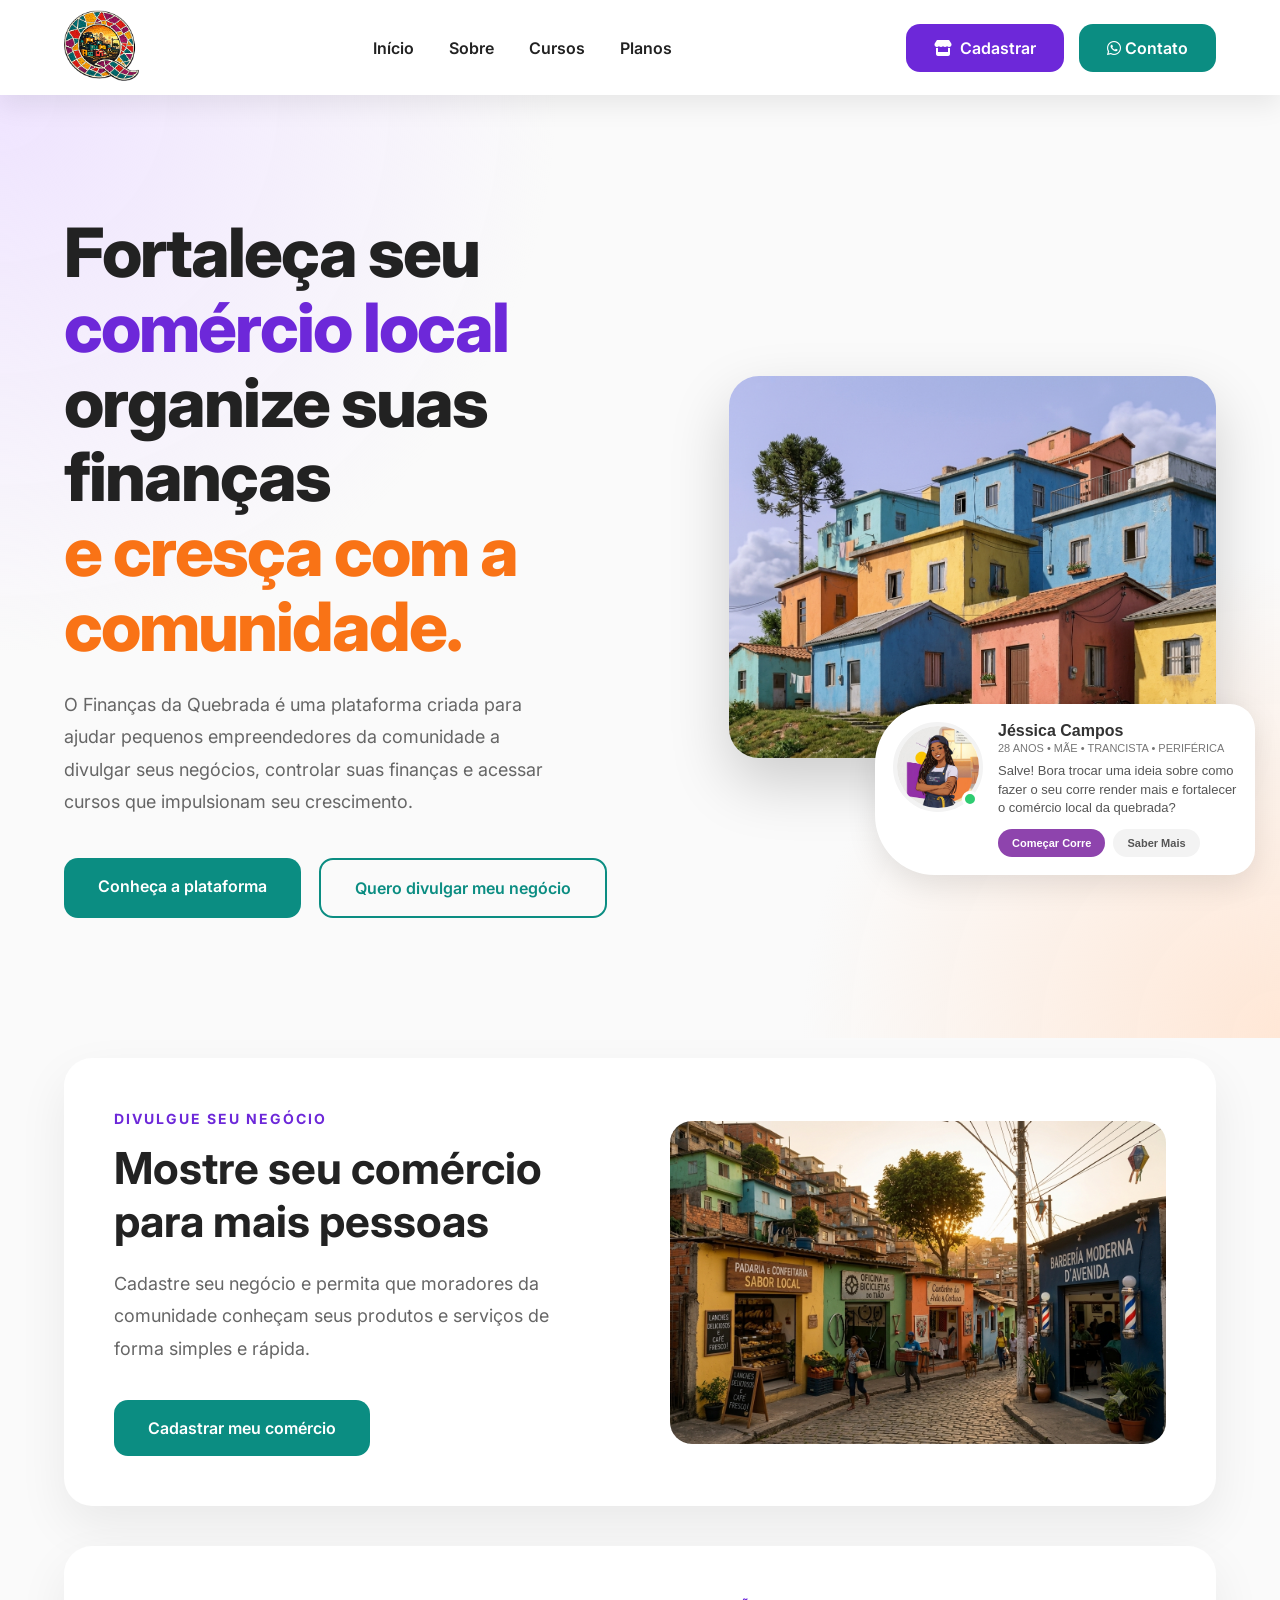
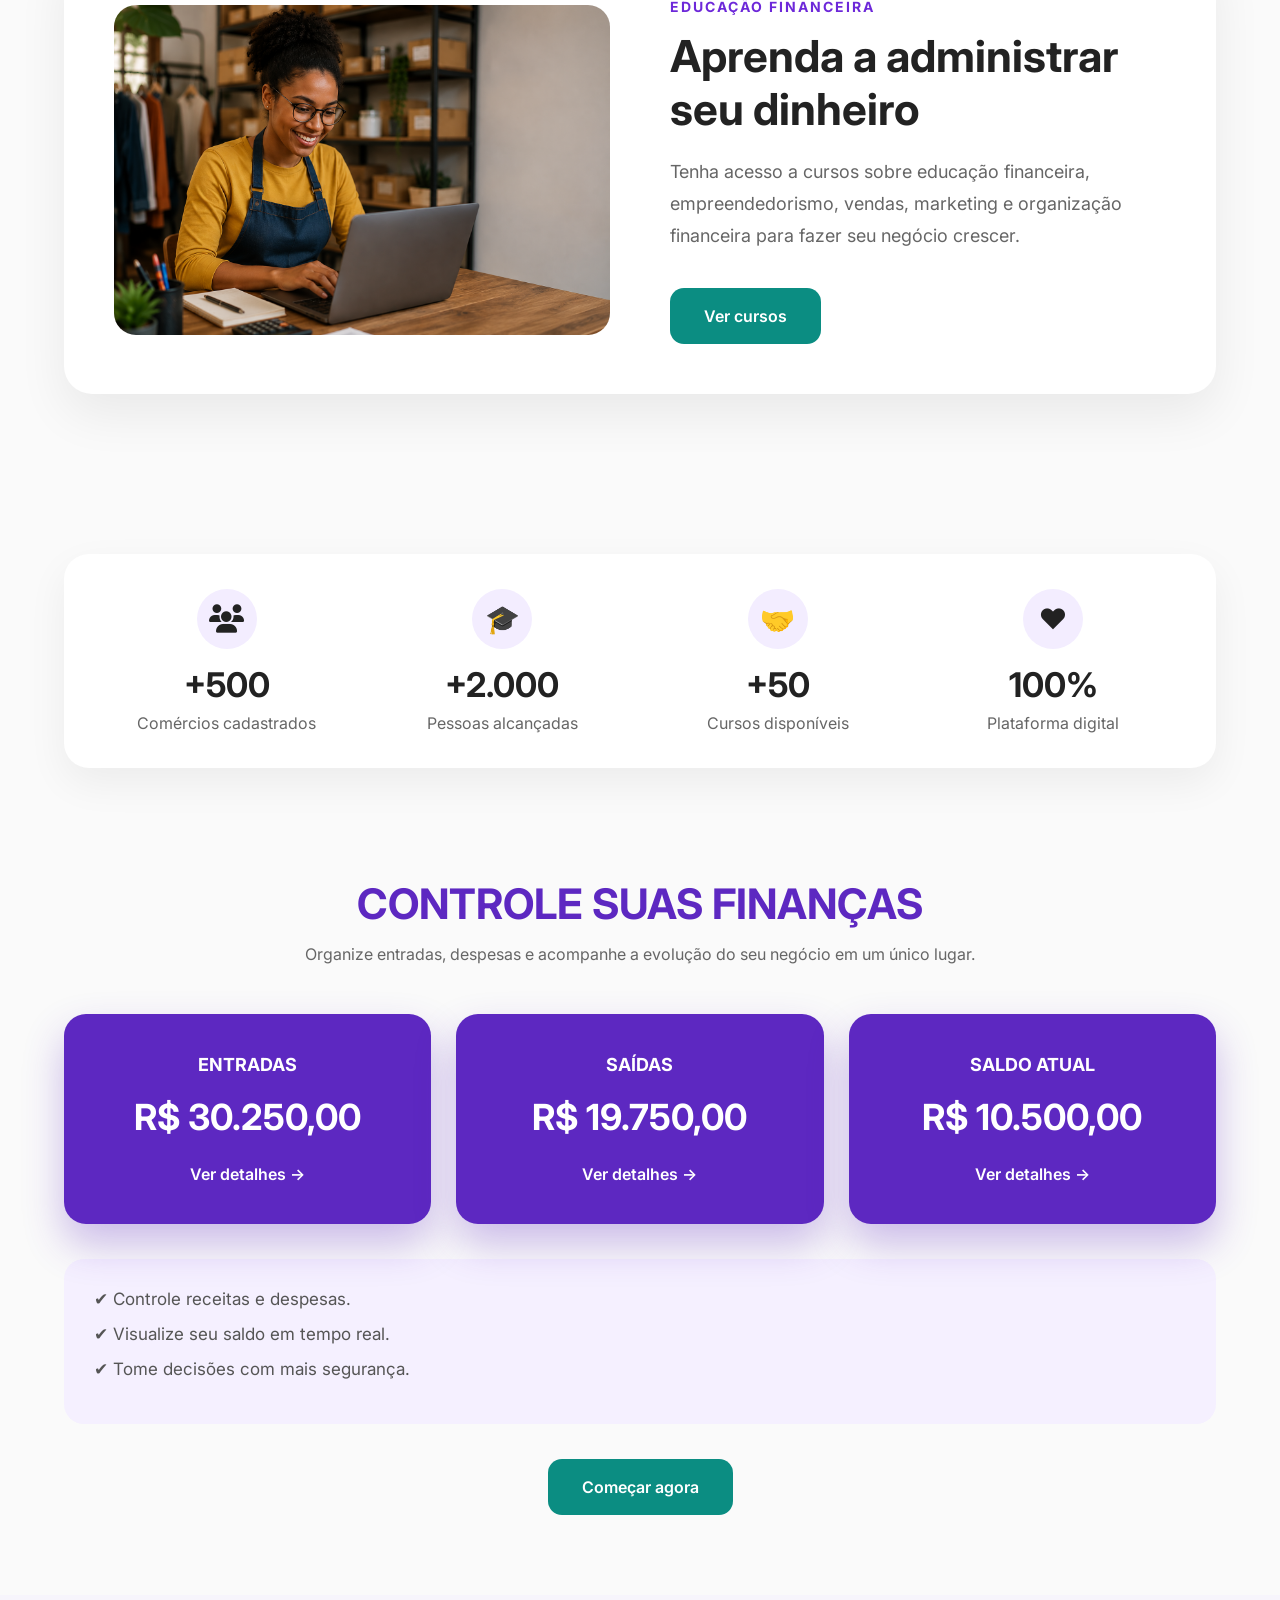
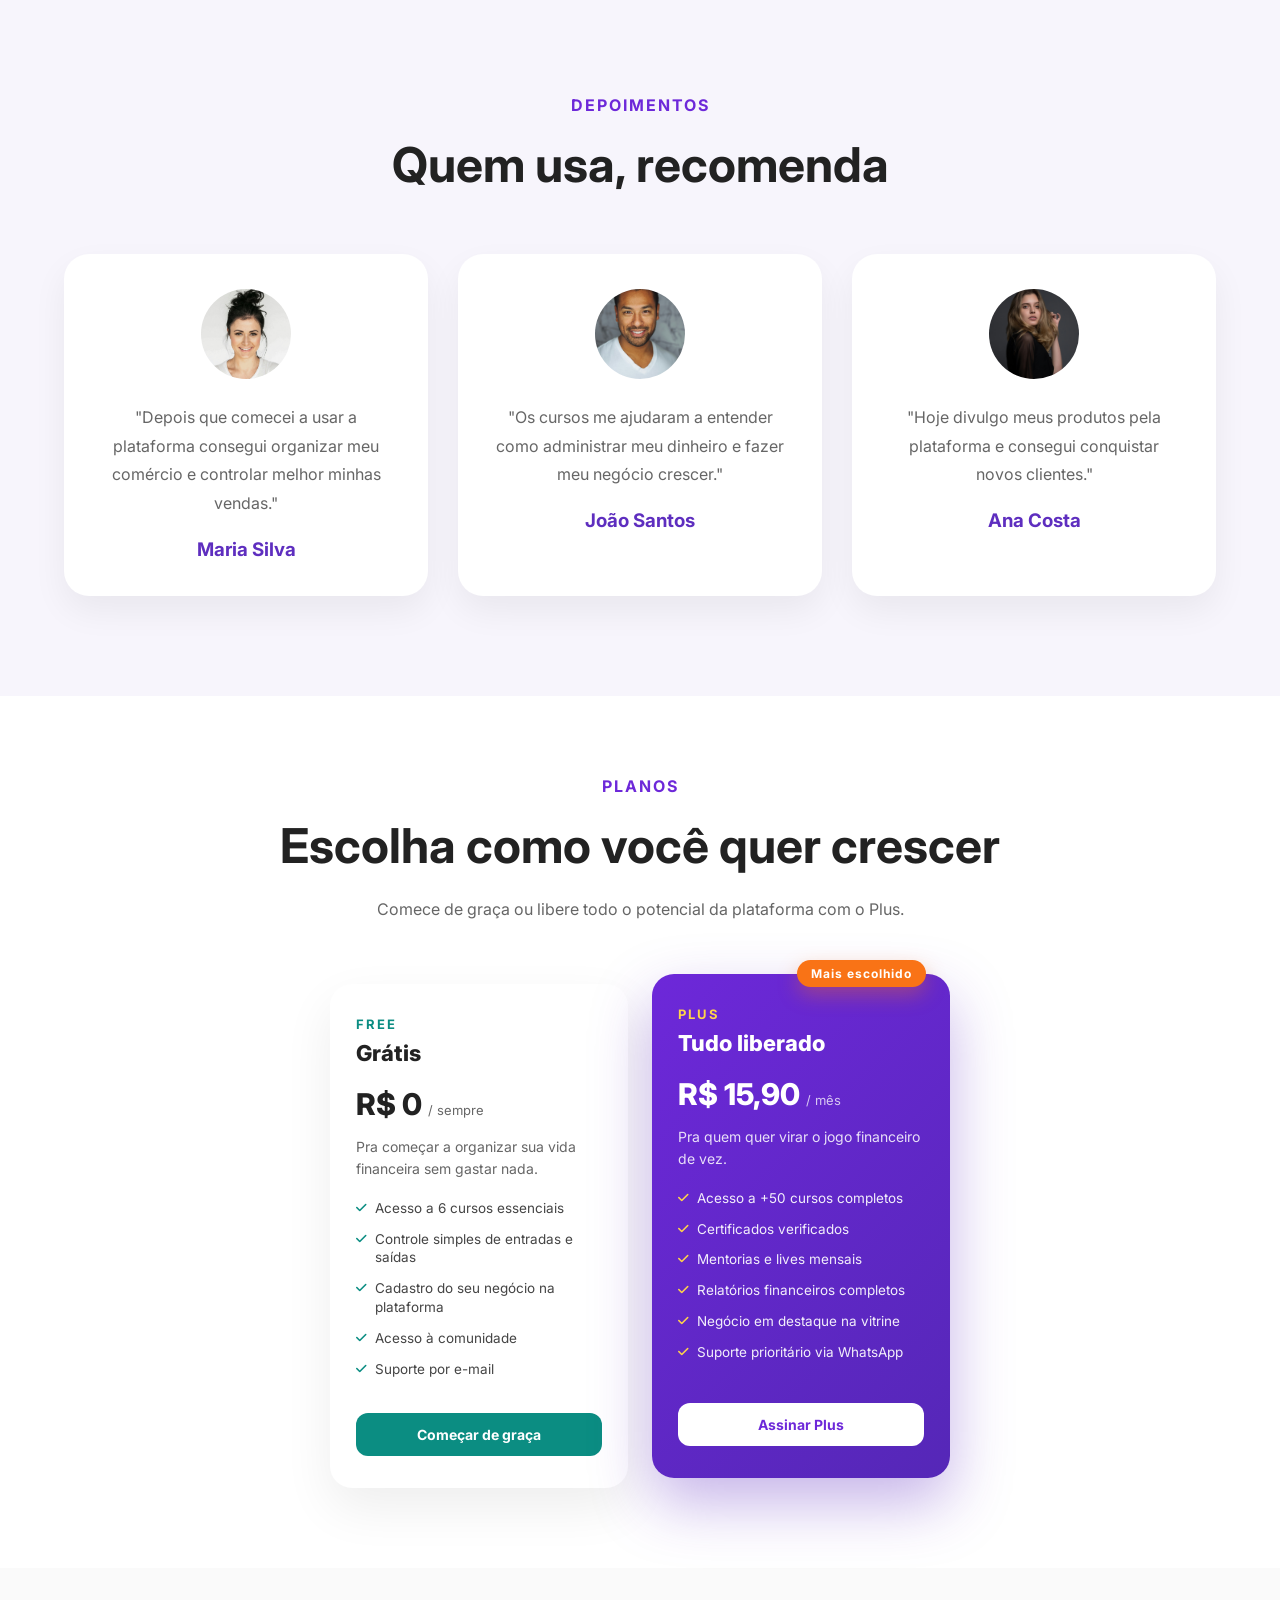
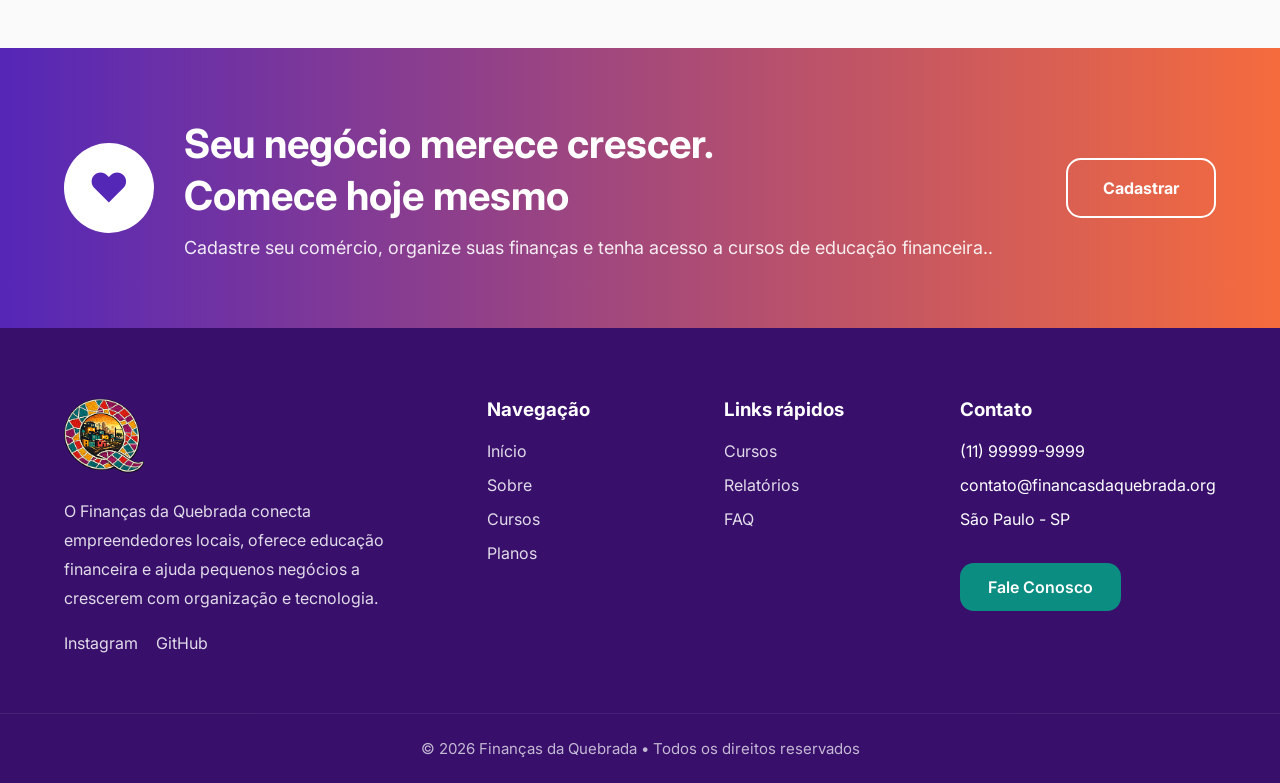
<file: index.html>
<!DOCTYPE html>
<html lang="pt-br">

<head>

    <meta charset="UTF-8">
    <meta name="viewport" content="width=device-width, initial-scale=1.0">

    <title>Finanças da Quebrada</title>

    <!-- Google Fonts -->
    <link rel="preconnect" href="https://fonts.googleapis.com">

    <link rel="preconnect" href="https://fonts.gstatic.com" crossorigin>

    <link href="https://fonts.googleapis.com/css2?family=Inter:wght@300;400;500;600;700;800&display=swap"
        rel="stylesheet">

    <link rel="stylesheet" href="css/style.css">
    <link rel="stylesheet" href="css/responsive.css">
    <link rel="stylesheet" href="https://cdnjs.cloudflare.com/ajax/libs/font-awesome/6.7.2/css/all.min.css">
    

</head>

<body>

    <header>

        <div class="container">

            <a href="#" class="logo">
                <img src="img/logo.png" alt="Logo">
            </a>

            <nav>

                <ul>
                    <li><a href="#">Início</a></li>
                    <li><a href="#">Sobre</a></li>
                    <li><a href="#cursos">Cursos</a></li>
                    <li><a href="#planos">Planos</a></li>
                </ul>

            </nav>

            <div class="header-buttons">

                <a href="cadastro.html" class="btn-cadastro">
                    <i class="fa-solid fa-store"></i>
                    Cadastrar
                </a>

                <a href="#" class="btn-header">
                    <i class="fa-brands fa-whatsapp"></i>
                    Contato
                </a>

            </div>

    </header>

    <!-- HERO -->

    <section class="hero">

        <div class="container hero-content">

            <div class="hero-text">

                <h1>

                    Fortaleça seu<br>

                    <span>comércio local</span><br>

                    organize suas finanças<br>

                    <strong>e cresça com a comunidade.</strong>

                </h1>

                <p>

                    O Finanças da Quebrada é uma plataforma criada para ajudar
                    pequenos empreendedores da comunidade a divulgar seus negócios,
                    controlar suas finanças e acessar cursos que impulsionam seu crescimento.

                </p>

                <div class="hero-buttons">

                    <a href="#" class="btn-primary">
                        Conheça a plataforma
                    </a>

                    <a href="cadastro.html" class="btn-secondary">
                        Quero divulgar meu negócio
                    </a>

                </div>

            </div>

            <div class="hero-image">

                <img src="img/hero2.png" alt="Comunidade">

            </div>

        </div>

    </section>

    <!-- SOBRE -->

    <section class="sobre">

        <div class="container">

            <!-- Card 1 -->

            <div class="card">

                <div class="card-text">

                    <span>DIVULGUE SEU NEGÓCIO</span>

                    <h2>Mostre seu comércio para mais pessoas</h2>

                    <p>

                        Cadastre seu negócio e permita que moradores da comunidade
                        conheçam seus produtos e serviços de forma simples e rápida.

                    </p>

                    <a href="cadastro.html" class="btn-primary">

                        Cadastrar meu comércio

                    </a>

                </div>

                <div class="card-img">

                    <img src="img/comercio2.png" alt="Talentos">

                </div>

            </div>

            <!-- Card 2 -->

            <div class="card reverse" id="cursos">

                <div class="card-img">

                    <img src="img/cursos.png" alt="Aprender">

                </div>

                <div class="card-text">

                    <span>EDUCAÇÃO FINANCEIRA</span>

                    <h2>Aprenda a administrar seu dinheiro</h2>

                    <p>

                        Tenha acesso a cursos sobre educação financeira,
                        empreendedorismo, vendas, marketing e organização financeira para fazer
                        seu negócio crescer.

                    </p>

                    <a href="#" class="btn-primary">

                        Ver cursos

                    </a>

                </div>

            </div>

        </div>

    </section>

    <!-- ESTATÍSTICAS -->

    <section class="estatisticas">

        <div class="container">

            <div class="stats">

                <div class="stat">

                    <div class="icon">

                        <i class="fa-solid fa-users"></i>

                    </div>

                    <h3>+500</h3>
                    <p>Comércios cadastrados</p>

                </div>

                <div class="stat">

                    <div class="icon">🎓</div>

                    <h3>+2.000</h3>
                    <p>Pessoas alcançadas</p>

                </div>

                <div class="stat">

                    <div class="icon">🤝</div>

                    <h3>+50</h3>
                    <p>Cursos disponíveis</p>

                </div>

                <div class="stat">

                    <div class="icon">❤️</div>

                    <h3>100%</h3>
                    <p>Plataforma digital</p>

                </div>

            </div>

        </div>

    </section>

    <!-- FINANÇAS -->

    <section class="financas">

        <div class="container">

            <h2>CONTROLE SUAS FINANÇAS</h2>

            <p>

                Organize entradas, despesas e acompanhe a evolução do seu negócio em um
                único lugar.

            </p>
            <div class="finance-cards">

                <div class="finance-card">

                    <h4>ENTRADAS</h4>

                    <span>R$ 30.250,00</span>

                    <a href="#">Ver detalhes →</a>

                </div>

                <div class="finance-card">

                    <h4>SAÍDAS</h4>

                    <span>R$ 19.750,00</span>

                    <a href="#">Ver detalhes →</a>

                </div>

                <div class="finance-card">

                    <h4>SALDO ATUAL</h4>

                    <span>R$ 10.500,00</span>

                    <a href="#">Ver detalhes →</a>

                </div>

            </div>

            <div class="finance-info">

                <ul>

                    <li>✔ Controle receitas e despesas.</li>

                    <li>✔ Visualize seu saldo em tempo real.</li>

                    <li>✔ Tome decisões com mais segurança.</li>

                </ul>

            </div>

            <a href="#" class="btn-primary finance-btn">

                Começar agora

            </a>

        </div>

    </section>
    <section class="depoimentos">

        <div class="container">

            <div class="titulo">

                <span>DEPOIMENTOS</span>

                <h2>Quem usa, recomenda</h2>

            </div>

            <div class="depoimentos-grid">

                <div class="depoimento">

                    <img src="img/maria.jpg" alt="Pessoa">

                    <p>
                        "Depois que comecei a usar a plataforma consegui organizar meu comércio e controlar melhor
                        minhas vendas."
                    </p>

                    <h3>Maria Silva</h3>

                </div>

                <div class="depoimento">

                    <img src="img/joao.jpg" alt="Pessoa">

                    <p>
                        "Os cursos me ajudaram a entender como administrar meu dinheiro e fazer meu negócio crescer."
                    </p>

                    <h3>João Santos</h3>

                </div>

                <div class="depoimento">

                    <img src="img/ana.jpg" alt="Pessoa">

                    <p>
                        "Hoje divulgo meus produtos pela plataforma e consegui conquistar novos clientes."
                    </p>

                    <h3>Ana Costa</h3>

                </div>

            </div>

        </div>

    </section>
    <!-- PLANOS -->

<section class="planos" id="planos">

    <div class="container">

        <div class="titulo">

            <span>PLANOS</span>

            <h2>Escolha como você quer crescer</h2>

            <p>
                Comece de graça ou libere todo o potencial da plataforma com o Plus.
            </p>

        </div>

        <div class="planos-grid">

            <!-- FREE -->

            <div class="plano-card">

                <span class="plano-nome">Free</span>

                <h3 class="plano-titulo">Grátis</h3>

                <div class="plano-preco">
                    <span class="valor">R$ 0</span>
                    <span class="periodo">/ sempre</span>
                </div>

                <p class="plano-desc">
                    Pra começar a organizar sua vida financeira sem gastar nada.
                </p>

                <ul class="plano-lista">

                    <li><i class="fa-solid fa-check"></i> Acesso a 6 cursos essenciais</li>
                    <li><i class="fa-solid fa-check"></i> Controle simples de entradas e saídas</li>
                    <li><i class="fa-solid fa-check"></i> Cadastro do seu negócio na plataforma</li>
                    <li><i class="fa-solid fa-check"></i> Acesso à comunidade</li>
                    <li><i class="fa-solid fa-check"></i> Suporte por e-mail</li>

                </ul>

                <a href="#" class="btn-plano free">Começar de graça</a>

            </div>

            <!-- PLUS -->

            <div class="plano-card destaque">

                <span class="plano-selo">Mais escolhido</span>

                <span class="plano-nome">Plus</span>

                <h3 class="plano-titulo">Tudo liberado</h3>

                <div class="plano-preco">
                    <span class="valor">R$ 15,90</span>
                    <span class="periodo">/ mês</span>
                </div>

                <p class="plano-desc">
                    Pra quem quer virar o jogo financeiro de vez.
                </p>

                <ul class="plano-lista">

                    <li><i class="fa-solid fa-check"></i> Acesso a +50 cursos completos</li>
                    <li><i class="fa-solid fa-check"></i> Certificados verificados</li>
                    <li><i class="fa-solid fa-check"></i> Mentorias e lives mensais</li>
                    <li><i class="fa-solid fa-check"></i> Relatórios financeiros completos</li>
                    <li><i class="fa-solid fa-check"></i> Negócio em destaque na vitrine</li>
                    <li><i class="fa-solid fa-check"></i> Suporte prioritário via WhatsApp</li>

                </ul>

                <a href="#" class="btn-plano plus">Assinar Plus</a>

            </div>

        </div>

    </div>

</section>
    <!-- CTA -->

    <section class="cta">

        <div class="container cta-content">

            <div class="cta-text">

                <div class="cta-icon">

                    ❤

                </div>

                <div>

                    <h2>

                        Seu negócio merece crescer.

                    </h2>

                    <h2>

                        Comece hoje mesmo


                    </h2>

                    <p>

                        Cadastre seu comércio, organize suas finanças e tenha acesso a cursos de educação financeira..
                    </p>

                </div>

            </div>

            <a href="cadastro.html" class="btn-cta">

               Cadastrar

            </a>

        </div>

    </section>



    </section>

    <!-- ==========================================
            PERSONA // JÉSSICA CAMPOS
     ========================================== -->

     <section>
        <div class="assistant-card-container">

             <div class="assistant-card-content">
    
    <!-- Foto de Perfil + Status online-->  

         <div class="assistant-profile-frame">

             <img src="img/jessica-campos.png" alt="Jéssica Campos" class="assistant-image">

                 <span class="online-status"></span>
    </div>
    
    <!-- Textos informativos -->

          <div class="assistant-text-content">
                <h3 class="assistant-title">Jéssica Campos</h3>
                     <p class="assistant-subtitle">28 Anos • Mãe • Trancista • periférica</p>
                         <p class="assistant-intro">Salve! Bora trocar uma ideia sobre como fazer o seu corre render mais e fortalecer
                            o comércio local da quebrada?</p>
      

      <!-- Botões de Ação -->

            <div class="assistant-actions">

        <!-- Abre a tela de cadastro no site -->

            <a href="cadastro.html" class="action-btn main-btn">Começar Corre</a>
        <!-- Rola suavemente até os cursos na mesma página --> 

            <a href="#cursos" class="action-btn secondary-btn">Saber Mais</a>
      </div>
    </div>

  </div>
</div>
</section>


    <!-- FOOTER -->

    <footer>

        <div class="container footer-grid">

            <!-- Logo e descrição -->

            <div>

                <img src="img/logo.png" alt="Logo Finanças da Quebrada" class="footer-logo">

                <p>
                    O Finanças da Quebrada conecta empreendedores locais, oferece educação financeira e ajuda
                    pequenos negócios a crescerem com organização e tecnologia.
                </p>

                <div class="social">

                    <a href="#">Instagram</a>
                    <a href="#">GitHub</a>


                </div>

            </div>

            <!-- Navegação -->

            <div>

                <h3>Navegação</h3>

                <ul>

                    <li><a href="#">Início</a></li>
                    <li><a href="#">Sobre</a></li>
                   <li><a href="cursos.html">Cursos</a></li>
                    <li><a href="#">Planos</a></li>

                </ul>

            </div>

            <!-- Links rápidos -->

            <div>

                <h3>Links rápidos</h3>

                <ul>

                    <li><a href="#">Cursos</a></li>
                    <li><a href="#">Relatórios</a></li>
                    <li><a href="#">FAQ</a></li>

                </ul>

            </div>

            <!-- Contato -->

            <div>

                <h3>Contato</h3>

                <ul>

                    <li>(11) 99999-9999</li>
                    <li>contato@financasdaquebrada.org</li>
                    <li>São Paulo - SP</li>

                </ul>

                <a href="#" class="btn-footer">
                    Fale Conosco
                </a>

            </div>

        </div>

        <!-- Copyright -->

        <div class="copyright">

            &copy; 2026 Finanças da Quebrada • Todos os direitos reservados 

        </div>

    </footer>
    
     <script>
      window.addEventListener("DOMContentLoaded", function () {
        var s = document.createElement("script");
        s.src = "https://cdn.userway.org/widget.js";
        s.setAttribute("data-account", "SEU_ID_AQUI");
        document.body.appendChild(s);
      });
      
      
    </script>


</body>

</html>
</file>
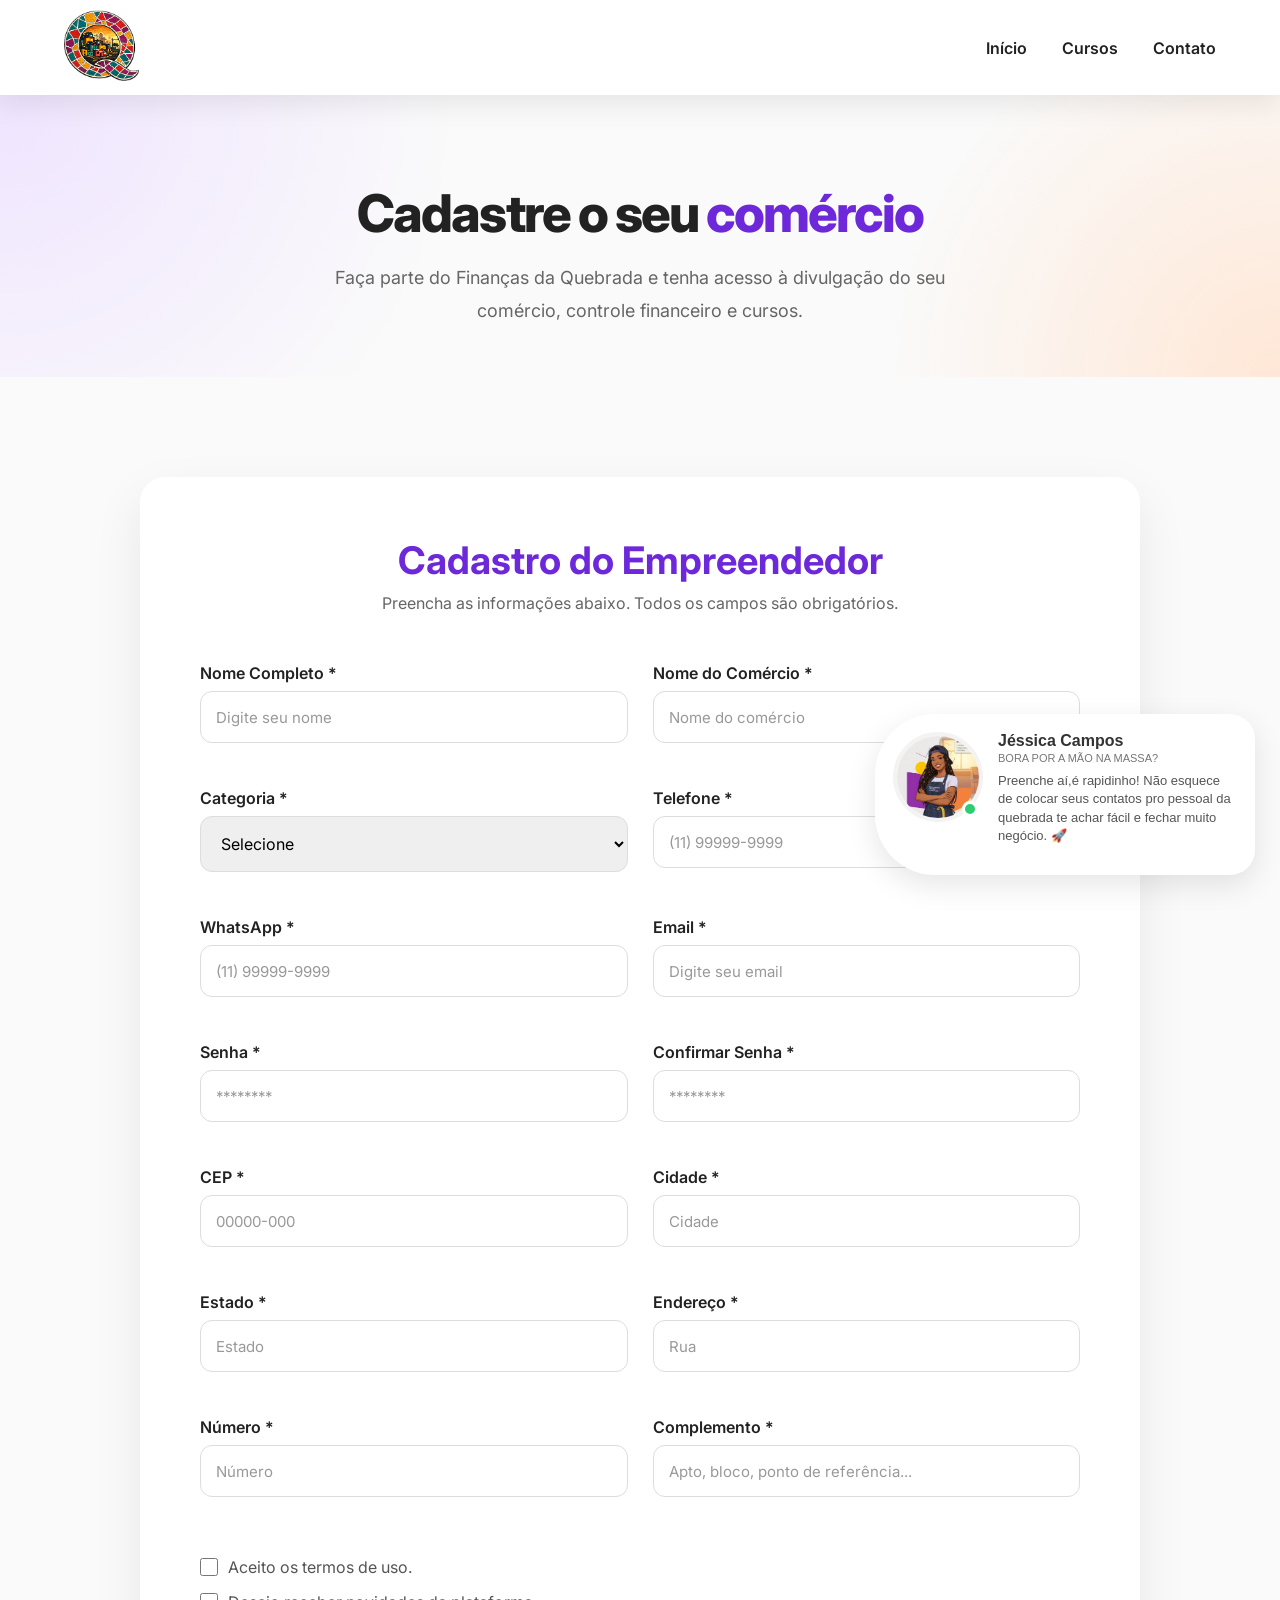
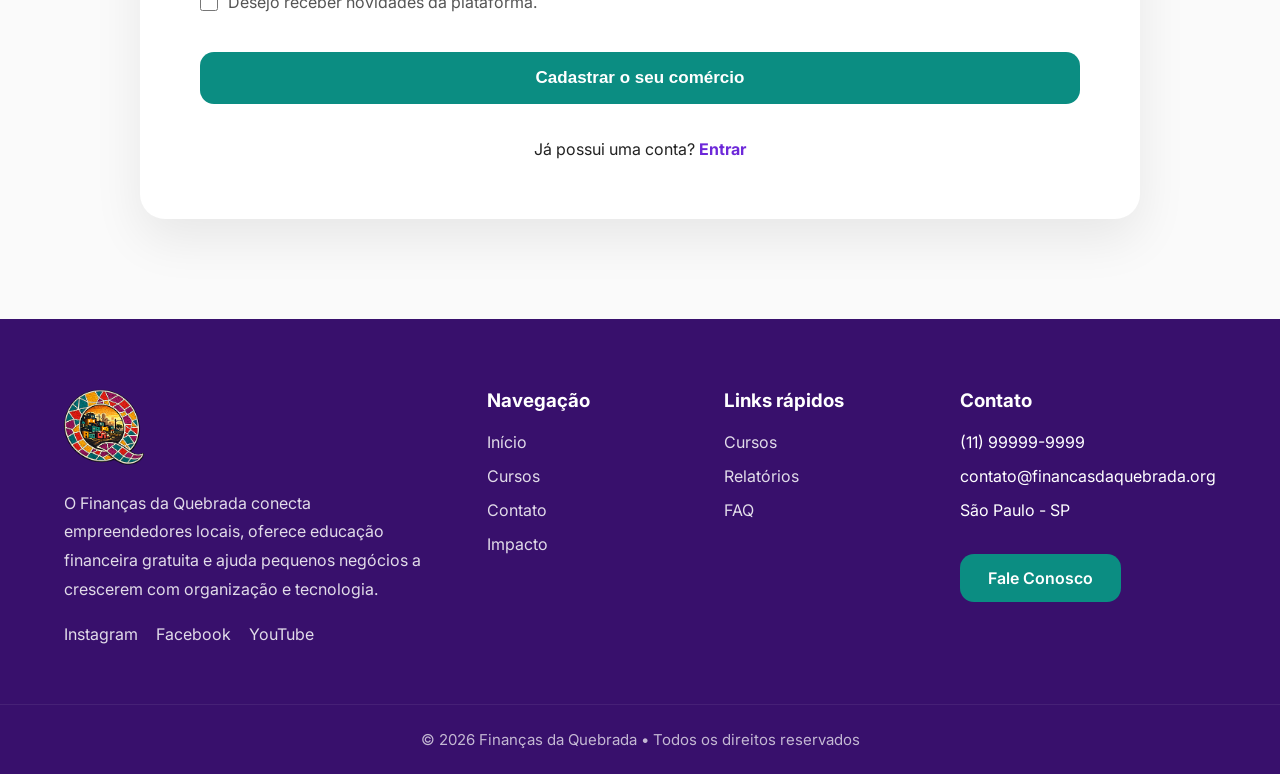
<file: cadastro.html>
<!DOCTYPE html>
<html lang="pt-BR">

<head>

    <meta charset="UTF-8">
    <meta name="viewport" content="width=device-width, initial-scale=1.0">

    <title>Cadastro | Finanças da Quebrada</title>

    <!-- Google Fonts -->
    <link rel="preconnect" href="https://fonts.googleapis.com">

    <link rel="preconnect" href="https://fonts.gstatic.com" crossorigin>

    <link href="https://fonts.googleapis.com/css2?family=Inter:wght@300;400;500;600;700;800&display=swap" rel="stylesheet">

    <!-- Font Awesome -->
    <link rel="stylesheet" href="https://cdnjs.cloudflare.com/ajax/libs/font-awesome/6.7.2/css/all.min.css">

    <!-- CSS -->
    <link rel="stylesheet" href="css/style.css">
    <link rel="stylesheet" href="css/responsive.css">

</head>

<body>

<!-- ================= HEADER ================= -->

<header>

    <div class="container">

        <a href="index.html" class="logo">
            <img src="img/logo.png" alt="Logo">
        </a>

        <nav>

            <ul>

                <li><a href="index.html">Início</a></li>

                <li><a href="index.html#cursos">Cursos</a></li>

                <li><a href="#">Contato</a></li>

            </ul>

        </nav>

    </div>

</header>

<!-- ================= HERO ================= -->

<section class="hero cadastro-hero">

    <div class="container">

        <h1>Cadastre o seu <span>comércio</span></h1>

        <p>

            Faça parte do Finanças da Quebrada e tenha acesso à divulgação do seu comércio,
            controle financeiro e cursos.

        </p>

    </div>

</section>

<!-- ================= CADASTRO ================= -->

<section class="cadastro">

<div class="container">

<div class="form-card">

<h2>Cadastro do Empreendedor</h2>

<p class="subtitulo">

Preencha as informações abaixo. Todos os campos são obrigatórios.

</p>

<form action="dashboard.html" id="formCadastro" novalidate>

<div class="form-grid">

<!-- Nome -->

<div class="input-group">

<label>Nome Completo *</label>

<input
type="text"
name="nome"
placeholder="Digite seu nome"
required>

<span class="error-msg">Este campo é obrigatório.</span>

</div>

<!-- Comércio -->

<div class="input-group">

<label>Nome do Comércio *</label>

<input
type="text"
name="comercio"
placeholder="Nome do comércio"
required>

<span class="error-msg">Este campo é obrigatório.</span>

</div>

<!-- Categoria -->

<div class="input-group">

<label>Categoria *</label>

<select name="categoria" required>

<option value="">Selecione</option>

<option>Mercado</option>

<option>Lanchonete</option>

<option>Loja de roupas</option>

<option>Salão de beleza</option>

<option>Restaurante</option>

<option>Outro</option>

</select>

<span class="error-msg">Selecione uma categoria.</span>

</div>

<!-- Telefone -->

<div class="input-group">

<label>Telefone *</label>

<input
type="tel"
name="telefone"
placeholder="(11) 99999-9999"
pattern="\(\d{2}\)\s?\d{4,5}-\d{4}"
required>

<span class="error-msg">Informe um telefone válido.</span>

</div>

<!-- WhatsApp -->

<div class="input-group">

<label>WhatsApp *</label>

<input
type="tel"
name="whatsapp"
placeholder="(11) 99999-9999"
pattern="\(\d{2}\)\s?\d{4,5}-\d{4}"
required>

<span class="error-msg">Informe um WhatsApp válido.</span>

</div>

<!-- Email -->

<div class="input-group">

<label>Email *</label>

<input
type="email"
name="email"
placeholder="Digite seu email"
required>

<span class="error-msg">Informe um email válido.</span>

</div>

<!-- Senha -->

<div class="input-group">

<label>Senha *</label>

<input
type="password"
name="senha"
placeholder="********"
minlength="6"
required>

<span class="error-msg">A senha deve ter no mínimo 6 caracteres.</span>

</div>

<!-- Confirmar -->

<div class="input-group">

<label>Confirmar Senha *</label>

<input
type="password"
name="confirmarSenha"
placeholder="********"
minlength="6"
required>

<span class="error-msg">As senhas não coincidem.</span>

</div>

<!-- CEP -->

<div class="input-group">

<label>CEP *</label>

<input
type="text"
name="cep"
placeholder="00000-000"
pattern="\d{5}-?\d{3}"
required>

<span class="error-msg">Informe um CEP válido.</span>

</div>

<!-- Cidade -->

<div class="input-group">

<label>Cidade *</label>

<input
type="text"
name="cidade"
placeholder="Cidade"
required>

<span class="error-msg">Este campo é obrigatório.</span>

</div>

<!-- Estado -->

<div class="input-group">

<label>Estado *</label>

<input
type="text"
name="estado"
placeholder="Estado"
required>

<span class="error-msg">Este campo é obrigatório.</span>

</div>

<!-- Endereço -->

<div class="input-group">

<label>Endereço *</label>

<input
type="text"
name="endereco"
placeholder="Rua"
required>

<span class="error-msg">Este campo é obrigatório.</span>

</div>

<!-- Número -->

<div class="input-group">

<label>Número *</label>

<input
type="text"
name="numero"
placeholder="Número"
required>

<span class="error-msg">Este campo é obrigatório.</span>

</div>

<!-- Complemento -->

<div class="input-group">

<label>Complemento *</label>

<input
type="text"
name="complemento"
placeholder="Apto, bloco, ponto de referência..."
required>

<span class="error-msg">Este campo é obrigatório.</span>

</div>

</div>

<!-- Termos -->

<div class="checkbox-group">

<label>

<input type="checkbox" name="termos" required>

Aceito os termos de uso.

</label>

<label>

<input type="checkbox" name="novidades">

Desejo receber novidades da plataforma.

</label>

</div>

<button type="submit" class="btn-login">Cadastrar o seu comércio</button>

</form>

<div class="login-link">

<p>

Já possui uma conta?

<a href="login.html">Entrar</a>

</p>

</div>

</div>

</div>

</section>

<!-- ================= FOOTER ================= -->

<footer>

<div class="container footer-grid">

<div>

<img src="img/logo.png" class="footer-logo">

<p>

O Finanças da Quebrada conecta empreendedores locais, oferece educação financeira gratuita e ajuda
                    pequenos negócios a crescerem com organização e tecnologia.

</p>

<div class="social">

  <a href="*">Instagram</a>
  <a href="*">Facebook</a>
  <a href="*">YouTube</a> 

</div>

</div>

<div>

<h3>Navegação</h3>

<ul>

<li><a href="index.html">Início</a></li>

<li><a href="#">Cursos</a></li>

<li><a href="#">Contato</a></li>

<li><a href="#">Impacto</a></li>

</ul>

</div>

 <div>

    <h3>Links rápidos</h3>

    <ul>
        <li><a href="*">Cursos</a></li>
        <li><a href="*">Relatórios</a></li>
        <li><a href="*">FAQ</a></li>

    </ul>
 </div>

<div>

<h3>Contato</h3>

<ul>

<li>(11) 99999-9999</li>

<li>contato@financasdaquebrada.org</li>

<li>São Paulo - SP</li>

</ul>

<a href="" class="btn-footer">
     Fale Conosco
</a>

</div>

</div>

<div class="copyright">

&copy; 2026 Finanças da Quebrada • Todos os direitos reservados

</div>

</footer>
<!-- ♿ ACESSIBILIDADE (USERWAY) -->
<script>
  window.addEventListener("DOMContentLoaded", function () {
    var s = document.createElement("script");
    s.src = "https://cdn.userway.org/widget.js";
    s.setAttribute("data-account", "SEU_ID_AQUI");
    document.body.appendChild(s);
  });
</script>

<!-- ================= VALIDAÇÃO DO FORMULÁRIO ================= -->
<script>
  document.addEventListener("DOMContentLoaded", function () {
    var form = document.getElementById("formCadastro");
    var senha = form.querySelector('[name="senha"]');
    var confirmarSenha = form.querySelector('[name="confirmarSenha"]');

    function mostrarErro(campo, mostrar) {
      var grupo = campo.closest(".input-group");
      if (!grupo) return;
      grupo.classList.toggle("invalid", mostrar);
    }

    function validarCampo(campo) {
      var valido = campo.checkValidity();

      if (campo === confirmarSenha) {
        valido = valido && confirmarSenha.value === senha.value;
      }

      mostrarErro(campo, !valido);
      return valido;
    }

    form.querySelectorAll("input, select").forEach(function (campo) {
      campo.addEventListener("blur", function () {
        validarCampo(campo);
      });
      campo.addEventListener("input", function () {
        if (campo.closest(".input-group").classList.contains("invalid")) {
          validarCampo(campo);
        }
      });
    });

    form.addEventListener("submit", function (e) {
      e.preventDefault();

      var camposValidos = true;
      form.querySelectorAll("input, select").forEach(function (campo) {
        if (!validarCampo(campo)) {
          camposValidos = false;
        }
      });

      if (camposValidos) {
        form.submit();
      } else {
        var primeiroInvalido = form.querySelector(".invalid input, .invalid select");
        if (primeiroInvalido) {
          primeiroInvalido.scrollIntoView({ behavior: "smooth", block: "center" });
          primeiroInvalido.focus();
        }
      }
    });
  });
</script>

<!-- ==========================================
         PERSONA/JÉSSICA CAMPOS
     ========================================== -->
<div class="assistant-card-container">

    <div class="assistant-card-content">
    
    <!-- Foto + Status -->

    <div class="assistant-profile-frame"> 

        <img src="img/jessica-campos.png" alt="Jéssica Campos" class="assistant-image">

           <span class="online-status"></span>

    </div>
    
    <!-- Mensagem de Incentivo focada no Cadastro -->

    <div class="assistant-text-content">

         <h3 class="assistant-title">Jéssica Campos</h3>

              <p class="assistant-subtitle">bora por a mão na massa?</p>

                  <p class="assistant-intro">Preenche aí,é rapidinho! Não esquece de colocar seus contatos pro pessoal da quebrada te achar fácil e fechar muito negócio. 🚀</p>
    </div>

  </div>
</div>

</body>

</html>
</file>
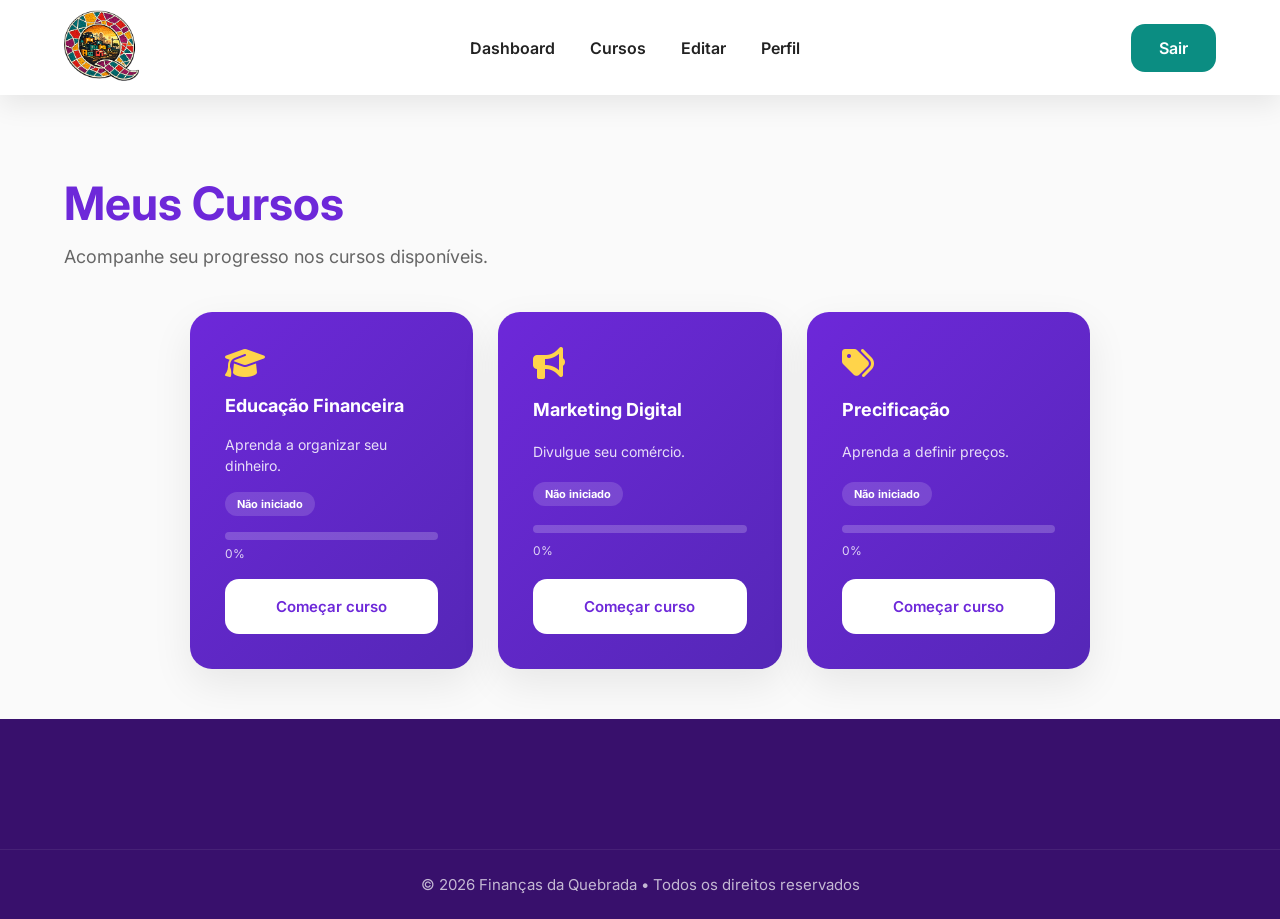
<file: cursos.html>
<!DOCTYPE html>
<html lang="pt-br">

<head>

    <meta charset="UTF-8">
    <meta name="viewport" content="width=device-width, initial-scale=1.0">

    <title>Meus Cursos | Finanças da Quebrada</title>

    <link rel="preconnect" href="https://fonts.googleapis.com">

    <link rel="preconnect" href="https://fonts.gstatic.com" crossorigin>

    <link href="https://fonts.googleapis.com/css2?family=Inter:wght@300;400;500;600;700;800&display=swap"
        rel="stylesheet">

    <link rel="stylesheet" href="css/style.css">

    <link rel="stylesheet" href="css/responsive.css">

    <link rel="stylesheet" href="https://cdnjs.cloudflare.com/ajax/libs/font-awesome/6.7.2/css/all.min.css">

</head>

<body>

    <header>

        <div class="container">

            <a href="index.html" class="logo">

                <img src="img/logo.png" alt="Logo">

            </a>

            <nav>

                <ul>

                    <li><a href="dashboard.html">Dashboard</a></li>

                    <li><a href="cursos.html">Cursos</a></li>

                    <li><a href="editar.html">Editar</a></li>

                    <li><a href="#">Perfil</a></li>

                </ul>

            </nav>

            <div class="header-buttons">

                <a href="index.html" class="btn-header">

                    Sair

                </a>

            </div>

        </div>

    </header>

    <section class="dashboard">

        <div class="container">

            <h1>Meus Cursos</h1>

            <p>Acompanhe seu progresso nos cursos disponíveis.</p>

            <div id="cursos-progresso" class="dashboard-cards cursos-grid">
                <!-- Cursos são inseridos aqui via JavaScript -->
            </div>

        </div>

    </section>

    <footer>

        <div class="copyright">

            &copy; 2026 Finanças da Quebrada • Todos os direitos reservados


        </div>

    </footer>

    <script src="js/cursos.js"></script>

    </footer>
    <!-- ♿ ACESSIBILIDADE (USERWAY) -->
    <script>
        window.addEventListener("DOMContentLoaded", function () {
            var s = document.createElement("script");
            s.src = "https://cdn.userway.org/widget.js";
            s.setAttribute("data-account", "SEU_ID_AQUI");
            document.body.appendChild(s);
        });
    </script>

</body>

</html>
</file>
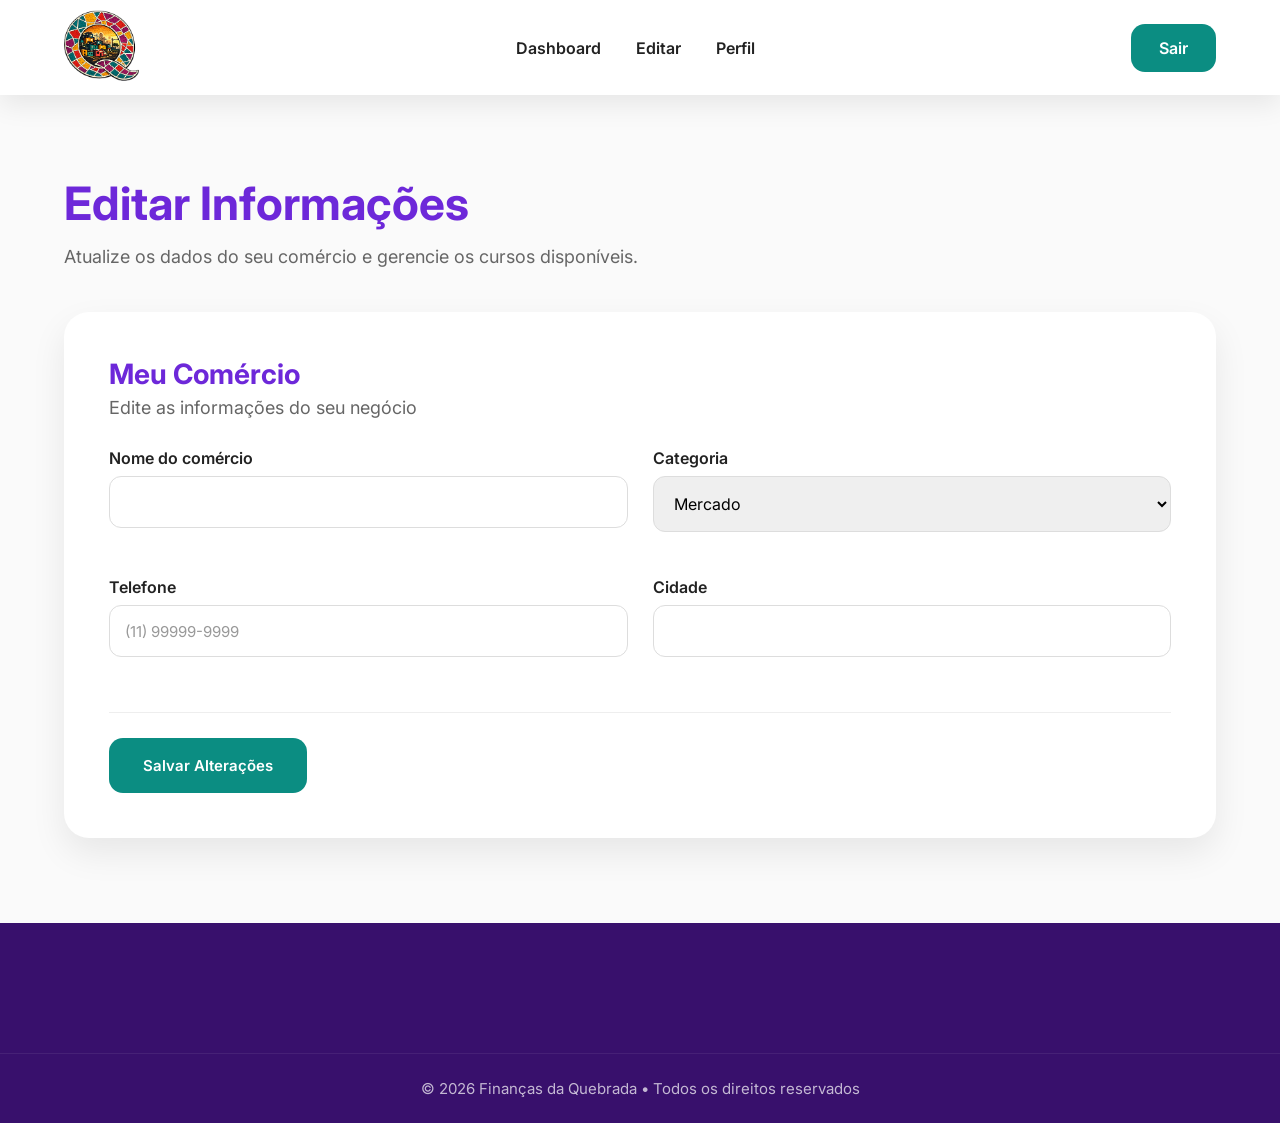
<file: editar.html>
<!DOCTYPE html>
<html lang="pt-br">

<head>

    <meta charset="UTF-8">
    <meta name="viewport" content="width=device-width, initial-scale=1.0">

    <title>Editar | Finanças da Quebrada</title>

    <link rel="preconnect" href="https://fonts.googleapis.com">
    <link rel="preconnect" href="https://fonts.gstatic.com" crossorigin>

    <link href="https://fonts.googleapis.com/css2?family=Inter:wght@300;400;500;600;700;800&display=swap" rel="stylesheet">

    <link rel="stylesheet" href="css/style.css">
    <link rel="stylesheet" href="css/responsive.css">

    <link rel="stylesheet" href="https://cdnjs.cloudflare.com/ajax/libs/font-awesome/6.7.2/css/all.min.css">

</head>

<body>

<header>

    <div class="container">

        <a href="index.html" class="logo">
            <img src="img/logo.png" alt="Logo Finanças da Quebrada">
        </a>

        <nav>
            <ul>
                <li><a href="dashboard.html">Dashboard</a></li>
                <li><a href="editar.html">Editar</a></li>
                <li><a href="#">Perfil</a></li>
            </ul>
        </nav>

        <div class="header-buttons">
            <a href="index.html" class="btn-header">Sair</a>
        </div>

    </div>

</header>

<section class="dashboard">

    <div class="container">

        <h1>Editar Informações</h1>
        <p>Atualize os dados do seu comércio e gerencie os cursos disponíveis.</p>

        <!-- EDITAR COMÉRCIO -->
        <div class="edit-section">

            <h2>Meu Comércio</h2>
            <p class="subtitulo">Edite as informações do seu negócio</p>

            <form id="form-comercio" class="form-grid">

                <div class="input-group">
                    <label for="nome">Nome do comércio</label>
                    <input type="text" id="nome" required>
                </div>

                <div class="input-group">
                    <label for="categoria">Categoria</label>
                    <select id="categoria">
                        <option>Mercado</option>
                        <option>Loja de roupas</option>
                        <option>Salão de beleza</option>
                        <option>Alimentação</option>
                        <option>Serviços</option>
                        <option>Outro</option>
                    </select>
                </div>

                <div class="input-group">
                    <label for="telefone">Telefone</label>
                    <input type="text" id="telefone" placeholder="(11) 99999-9999" required>
                </div>

                <div class="input-group">
                    <label for="cidade">Cidade</label>
                    <input type="text" id="cidade" required>
                </div>

            </form>

            <div class="edit-actions">
                <button type="submit" form="form-comercio" class="btn-primary">
                    Salvar Alterações
                </button>
            </div>

        </div>

    </div>

</section>

<footer>

    <div class="copyright">
       &copy; 2026 Finanças da Quebrada • Todos os direitos reservados 
    </div>

</footer>

<!-- ♿ ACESSIBILIDADE (USERWAY) -->
<script>
  window.addEventListener("DOMContentLoaded", function () {
    var s = document.createElement("script");
    s.src = "https://cdn.userway.org/widget.js";
    s.setAttribute("data-account", "SEU_ID_AQUI");
    document.body.appendChild(s);
  });
</script>

</body>
</html>
</file>
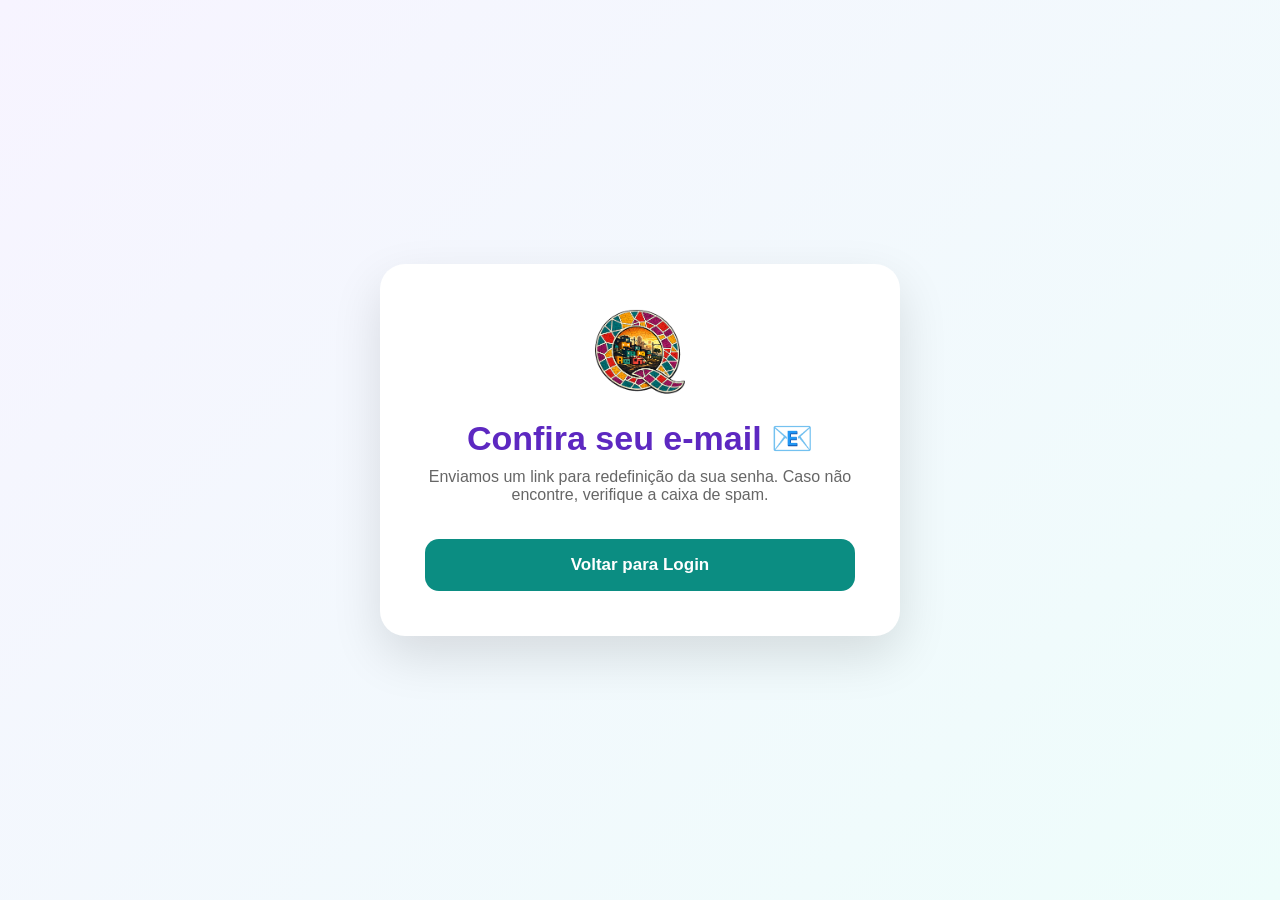
<file: email-enviado.html>
<!DOCTYPE html>
<html lang="pt-BR">

<head>

<meta charset="UTF-8">

<meta name="viewport" content="width=device-width, initial-scale=1.0">

<title>E-mail enviado</title>

<link rel="stylesheet" href="css/style.css">

</head>

<body>

<section class="login">

<div class="container">

<div class="login-box">

<img src="img/logo.png" class="logo-login">

<h2>Confira seu e-mail 📧</h2>

<p>

Enviamos um link para redefinição da sua senha.

Caso não encontre, verifique a caixa de spam.

</p>

<a href="login.html" class="btn-login">

Voltar para Login

</a>

</div>

</div>

</section>

</body>

</html>
</file>
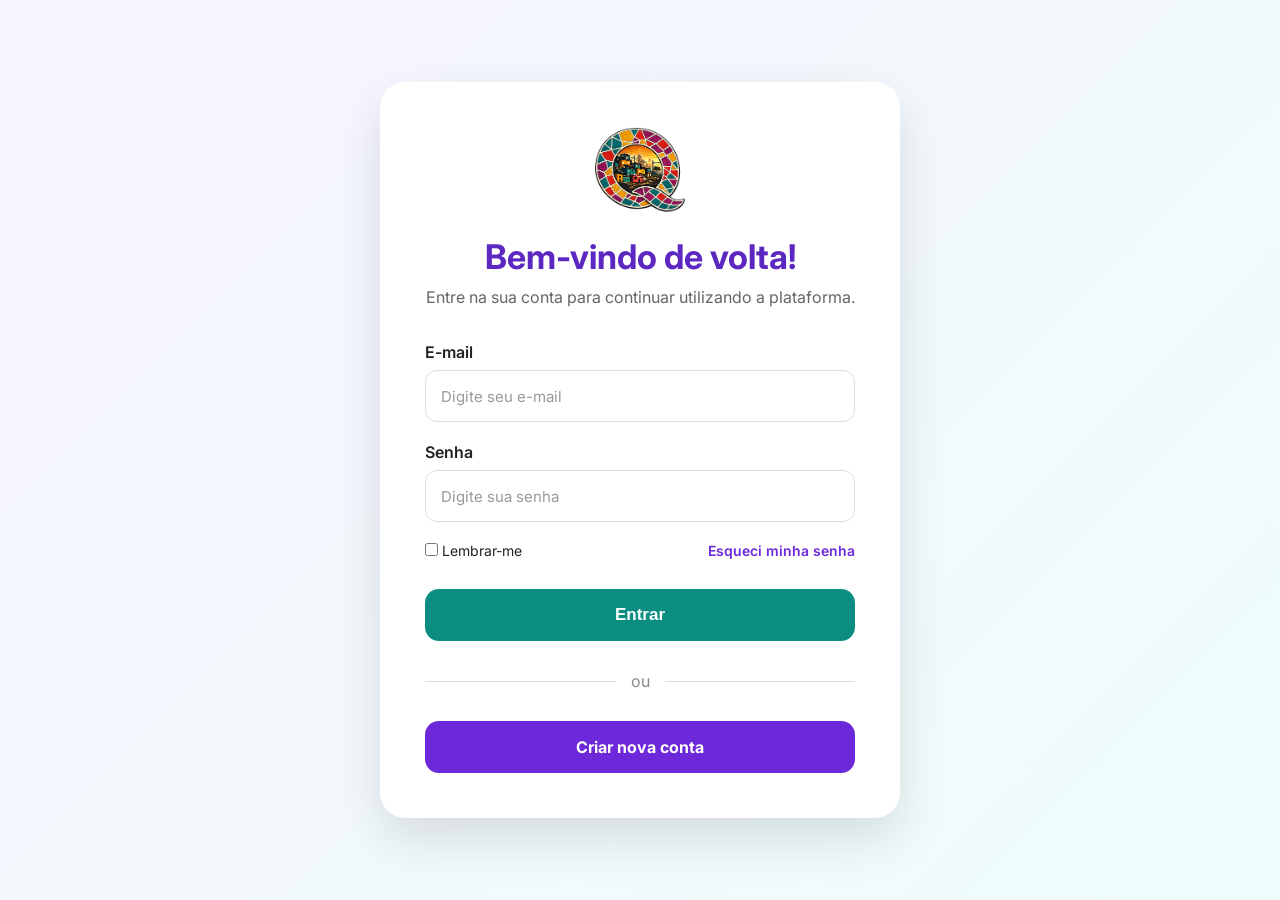
<file: login.html>
<!DOCTYPE html>
<html lang="pt-br">

<head>

    <meta charset="UTF-8">
    <meta name="viewport" content="width=device-width, initial-scale=1.0">

    <title>Entrar • Finanças da Quebrada</title>

    <link rel="preconnect" href="https://fonts.googleapis.com">

    <link href="https://fonts.googleapis.com/css2?family=Inter:wght@300;400;500;600;700&display=swap" rel="stylesheet">

    <link rel="stylesheet" href="css/style.css">

</head>

<body>

    <section class="login">

        <div class="container">

            <div class="login-box">

                <img src="img/logo.png" class="logo-login">

                <h2>Bem-vindo de volta!</h2>

                <p>
                    Entre na sua conta para continuar utilizando a plataforma.
                </p>

                <form action="dashboard.html">

                    <div class="input-group">
                        <label>E-mail</label>
                        <input type="email" placeholder="Digite seu e-mail" required>
                    </div>

                    <div class="input-group">
                        <label>Senha</label>
                        <input type="password" placeholder="Digite sua senha" required>
                    </div>

                    <div class="opcoes">
                        <label>
                            <input type="checkbox">
                            Lembrar-me
                        </label>

                        <a href="recuperar-senha.html">Esqueci minha senha</a>
                    </div>

                    <button type="submit" class="btn-login">
                        Entrar
                    </button>

                </form>

                <div class="divisor">

                    <span>ou</span>

                </div>

                <a href="cadastro.html" class="btn-cadastro-login">

                    Criar nova conta

                </a>

            </div>

        </div>

    </section>

</body>

</html>
</file>
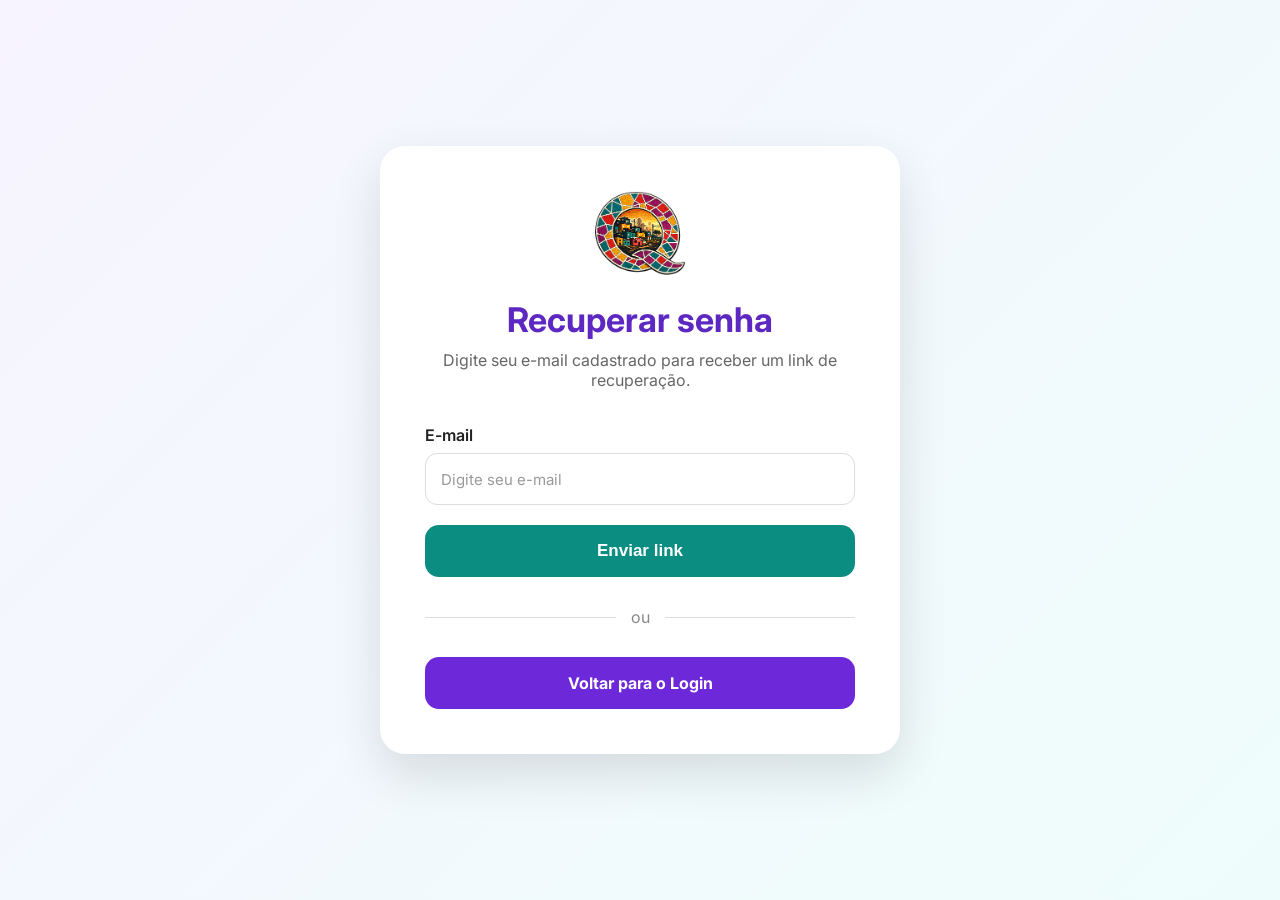
<file: recuperar-senha.html>
<!DOCTYPE html>
<html lang="pt-BR">

<head>

    <meta charset="UTF-8">

    <meta name="viewport" content="width=device-width, initial-scale=1.0">

    <title>Recuperar Senha</title>

    <link rel="preconnect" href="https://fonts.googleapis.com">

    <link href="https://fonts.googleapis.com/css2?family=Inter:wght@300;400;500;600;700&display=swap" rel="stylesheet">

    <link rel="stylesheet" href="css/style.css">

</head>

<body>

<section class="login">

    <div class="container">

        <div class="login-box">

            <img src="img/logo.png" class="logo-login" alt="Logo">

            <h2>Recuperar senha</h2>

            <p>
                Digite seu e-mail cadastrado para receber um link de recuperação.
            </p>

            <form action="email-enviado.html">

                <div class="input-group">

                    <label for="email">E-mail</label>

                    <input
                        id="email"
                        name="email"
                        type="email"
                        placeholder="Digite seu e-mail"
                        required>

                </div>

                <button type="submit" class="btn-login">
                    Enviar link
                </button>

            </form>

            <div class="divisor">
                <span>ou</span>
            </div>

            <a href="login.html" class="btn-cadastro-login">
                Voltar para o Login
            </a>

        </div>

    </div>

</section>

</body>

</html>
</file>
<file: css/style.css>
/* RESET */

* {
    margin: 0;
    padding: 0;
    box-sizing: border-box;
}

body {

    font-family: 'Inter', sans-serif;

    background: #fafafa;

    color: #222;

    overflow-x: hidden;

}

/* CONTAINER */

.container {

    width: min(1200px, 90%);

    margin: auto;

}

/* HEADER */

header {

    position: sticky;

    top: 0;

    background: #fff;

    box-shadow: 0 10px 25px rgba(0, 0, 0, .08);

    z-index: 999;

}

header .container {

    display: flex;

    justify-content: space-between;

    align-items: center;

    height: 95px;

}

.logo img {

    width: 75px;

}

nav ul {

    display: flex;

    gap: 35px;

    list-style: none;

}

nav a {

    text-decoration: none;

    font-weight: 600;

    color: #222;

    transition: .3s;

}

nav a:hover {

    color: #6D28D9;

}

.btn-header {

    background: #0B8D82;

    padding: 14px 28px;

    border-radius: 14px;

    color: #fff;

    text-decoration: none;

    font-weight: 600;

    transition: .3s;

}

.header-buttons {
    display: flex;
    align-items: center;
    gap: 15px;
}

.btn-cadastro {

    background: #6D28D9;
    color: #fff;

    text-decoration: none;

    padding: 14px 28px;

    border-radius: 14px;

    font-weight: 600;

    transition: .3s;

    display: flex;
    align-items: center;
    gap: 8px;

}

.btn-cadastro:hover {

    transform: translateY(-3px);

    box-shadow: 0 10px 25px rgba(109, 40, 217, .25);

    background: #5a21b5;

}

.btn-header:hover {

    transform: translateY(-3px);

    box-shadow: 0 10px 25px rgba(0, 0, 0, .18);

}

/* HERO */

.hero {

    position: relative;

    padding: 120px 0;

    overflow: hidden;

    background:
        radial-gradient(circle at top left, #EFE4FF 0%, transparent 35%),
        radial-gradient(circle at bottom right, #FFE7D6 0%, transparent 30%),
        #FAFAFA;

}

.hero-content {

    display: grid;

    grid-template-columns: 1.1fr .9fr;

    align-items: center;

    gap: 70px;

}

.hero-text {

    display: flex;

    flex-direction: column;

    justify-content: center;

}

.hero h1 {

    font-size: 68px;

    line-height: 1.1;

    font-weight: 800;

    margin-bottom: 25px;

    letter-spacing: -2px;


}

.hero span {

    color: #6D28D9;

}

.hero strong {

    color: #F97316;

    font-weight: 800;

}

.hero p {

    font-size: 18px;

    color: #666;

    line-height: 1.8;

    margin-bottom: 40px;

    max-width: 500px;

}

.hero-buttons {

    display: flex;

    gap: 18px;

}

.btn-primary {

    background: #0B8D82;

    padding: 18px 34px;

    border-radius: 14px;

    color: #fff;

    text-decoration: none;

    font-weight: 600;

    transition: .3s;

}

.btn-primary:hover {

    transform: translateY(-3px);

}

.btn-secondary {

    border: 2px solid #0B8D82;

    padding: 18px 34px;

    border-radius: 14px;

    text-decoration: none;

    font-weight: 600;

    color: #0B8D82;

    transition: .3s;

}

.btn-secondary:hover {

    background: #0B8D82;

    color: #fff;

}

.hero-image img {

    width: 100%;

    max-width: 520px;

    border-radius: 30px;

    display: block;

    box-shadow:

        0 25px 60px rgba(0, 0, 0, .18);

    transition: .4s;

}

/* ===========================
   SOBRE
=========================== */

.sobre {

    padding: 20px 0 90px;

}

.card {

    display: grid;

    grid-template-columns: 1fr 1fr;

    align-items: center;

    gap: 60px;

    background: #fff;

    padding: 50px;

    border-radius: 28px;

    margin-bottom: 40px;

    box-shadow: 0 20px 50px rgba(0, 0, 0, .07);

}

.card.reverse {

    grid-template-columns: 1fr 1fr;

}

.card-img img {

    width: 100%;

    display: block;

    border-radius: 22px;

    transition: .4s;

}

.card-img img:hover {

    transform: scale(1.03);

}

.card-text span {

    display: inline-block;

    margin-bottom: 15px;

    font-size: 14px;

    font-weight: 700;

    letter-spacing: 2px;

    color: #6D28D9;

}

.card-text h2 {

    font-size: 44px;

    line-height: 1.2;

    margin-bottom: 20px;

}

.card-text p {

    font-size: 18px;

    line-height: 1.8;

    color: #666;

    margin-bottom: 35px;

    max-width: 470px;

}

.card .btn-primary {

    display: inline-flex;

    align-items: center;

    justify-content: center;

    width: max-content;

}

/* ===========================
ESTATÍSTICAS
=========================== */

.estatisticas {

    padding: 30px 0;

}

.stats {

    display: grid;

    grid-template-columns: repeat(4, 1fr);

    gap: 20px;

    background: #fff;

    padding: 35px;

    border-radius: 25px;

    box-shadow: 0 15px 40px rgba(0, 0, 0, .06);

}

.stat {

    text-align: center;

}

.icon {

    width: 60px;

    height: 60px;

    margin: auto;

    border-radius: 50%;

    background: #F3EDFF;

    display: flex;

    align-items: center;

    justify-content: center;

    font-size: 28px;

    margin-bottom: 15px;

}

.stat h3 {

    font-size: 34px;

    color: #222;

    margin-bottom: 8px;

}

.stat p {

    color: #666;

}

/* ===========================
FINANÇAS
=========================== */

.financas {

    padding: 80px 0;

    text-align: center;

}

.financas h2 {

    font-size: 42px;

    color: #5D28C1;

    margin-bottom: 15px;

}

.financas>.container>p {

    color: #666;

    margin-bottom: 50px;

}

.finance-cards {

    display: grid;

    grid-template-columns: repeat(3, 1fr);

    gap: 25px;

    margin-bottom: 35px;

}

.finance-card {

    background: #5D28C1;

    color: #fff;

    padding: 40px;

    border-radius: 22px;

    box-shadow: 0 20px 40px rgba(93, 40, 193, .30);

    transition: .3s;

}

.finance-card:hover {

    transform: translateY(-8px);

}

.finance-card h4 {

    font-size: 18px;

    margin-bottom: 20px;

}

.finance-card span {

    display: block;

    font-size: 36px;

    font-weight: 700;

    margin-bottom: 25px;

}

.finance-card a {

    color: #fff;

    text-decoration: none;

    font-weight: 600;

}

.finance-info {

    background: #F5F0FF;

    padding: 30px;

    border-radius: 20px;

    margin-bottom: 35px;

    text-align: left;

}

.finance-info ul {

    list-style: none;

}

.finance-info li {

    margin-bottom: 15px;

    color: #555;

    font-size: 17px;

}

.finance-btn {

    display: inline-block;

}

/*==========================
CTA
===========================*/

.cta {

    padding: 70px 0;

    background: linear-gradient(90deg, #5527B7, #F56B3D);

    margin-top: 80px;

}

.cta-content {

    display: flex;

    justify-content: space-between;

    align-items: center;

    gap: 40px;

}

.cta-text {

    display: flex;

    align-items: center;

    gap: 30px;

    color: #fff;

}

.cta-icon {

    width: 90px;

    height: 90px;

    border-radius: 50%;

    background: #fff;

    color: #5527B7;

    display: flex;

    justify-content: center;

    align-items: center;

    font-size: 40px;

}

.cta h2 {

    font-size: 40px;

    line-height: 1.3;

}

.cta span {

    color: #FFD44A;

}

.cta strong {

    color: #FFE66D;

}

.cta p {

    margin-top: 15px;

    font-size: 18px;

    opacity: .9;

}

.btn-cta {

    background: transparent;

    border: 2px solid #fff;

    padding: 18px 35px;

    border-radius: 15px;

    text-decoration: none;

    font-weight: 700;

    color: #fff;

    transition: .3s;

}

.btn-cta:hover {

    background: #fff;

    color: #5527B7;

}

/*==========================
FOOTER
===========================*/

footer {

    background: #38106C;

    color: #fff;

    padding-top: 70px;

}

.footer-grid {

    display: grid;

    grid-template-columns: 2fr 1fr 1fr 1fr;

    gap: 50px;

}

.footer-logo {

    width: 80px;

    margin-bottom: 20px;

}

footer h3 {

    margin-bottom: 20px;

}

footer p {

    line-height: 1.8;

    opacity: .85;

}

footer ul {

    list-style: none;

}

footer li {

    margin-bottom: 14px;

}

footer a {

    text-decoration: none;

    color: #fff;

    opacity: .85;

    transition: .3s;

}

footer a:hover {

    opacity: 1;

    color: #FFD44A;

}

.social {

    display: flex;

    gap: 18px;

    margin-top: 20px;

}

.copyright {

    margin-top: 60px;

    padding: 25px;

    text-align: center;

    border-top: 1px solid rgba(255, 255, 255, .1);

    font-size: 15px;

    opacity: .7;

}

html {

    scroll-behavior: smooth;

}

section {

    animation: fade .8s ease;

}

@keyframes fade {

    from {

        opacity: 0;
        transform: translateY(30px);

    }

    to {

        opacity: 1;
        transform: none;

    }

}

img {

    transition: .4s;

}

img:hover {

    transform: scale(1.03);

}

.card:hover {

    transform: translateY(-8px);

    transition: .4s;

}

button,
.btn-primary,
.btn-secondary,
.btn-header,
.btn-cta {

    transition: .3s;

}

::selection {

    background: #6D28D9;
    color: #fff;

}

/*==========================
PLANOS
===========================*/

.planos {

    padding: 80px 0;

    background: #fff;

}

.planos-grid {

    display: grid;

    grid-template-columns: repeat(2, 1fr);

    gap: 24px;

    max-width: 620px;

    margin: 0 auto;

    align-items: stretch;

}

.plano-card {

    background: #fff;

    border-radius: 22px;

    padding: 32px 26px;

    box-shadow: 0 20px 50px rgba(0, 0, 0, .07);

    text-align: left;

    display: flex;

    flex-direction: column;

    position: relative;

    transition: .4s;

}

.plano-card:hover {

    transform: translateY(-8px);

}

.plano-card.destaque {

    background: linear-gradient(135deg, #6D28D9, #5527B7);

    color: #fff;

    box-shadow: 0 25px 60px rgba(93, 40, 193, .35);

    transform: translateY(-10px);

}

.plano-card.destaque:hover {

    transform: translateY(-16px);

}

.plano-selo {

    position: absolute;

    top: -14px;

    right: 24px;

    background: #F97316;

    color: #fff;

    font-size: 12px;

    font-weight: 700;

    letter-spacing: 1px;

    padding: 6px 14px;

    border-radius: 999px;

    box-shadow: 0 8px 20px rgba(249, 115, 22, .35);

}

.plano-nome {

    display: inline-block;

    font-size: 13px;

    font-weight: 700;

    letter-spacing: 2px;

    text-transform: uppercase;

    color: #0B8D82;

    margin-bottom: 8px;

}

.plano-card.destaque .plano-nome {

    color: #FFD44A;

}

.plano-titulo {

    font-size: 22px;

    font-weight: 800;

    margin-bottom: 6px;

}

.plano-preco {

    display: flex;

    align-items: baseline;

    gap: 6px;

    margin: 14px 0;

}

.plano-preco .valor {

    font-size: 30px;

    font-weight: 800;

}

.plano-preco .periodo {

    font-size: 13px;

    color: #666;

}

.plano-card.destaque .plano-preco .periodo {

    color: rgba(255, 255, 255, .75);

}

.plano-desc {

    color: #666;

    line-height: 1.6;

    font-size: 14px;

    margin-bottom: 18px;

}

.plano-card.destaque .plano-desc {

    color: rgba(255, 255, 255, .85);

}

.plano-lista {

    list-style: none;

    margin-bottom: 22px;

    flex-grow: 1;

}

.plano-lista li {

    display: flex;

    align-items: flex-start;

    gap: 8px;

    margin-bottom: 12px;

    font-size: 13.5px;

    color: #444;

    line-height: 1.4;

}

.plano-lista li i {

    color: #0B8D82;

    margin-top: 3px;

    font-size: 12px;

}

.plano-card.destaque .plano-lista li {

    color: rgba(255, 255, 255, .92);

}

.plano-card.destaque .plano-lista li i {

    color: #FFD44A;

}

.btn-plano {

    display: block;

    text-align: center;

    text-decoration: none;

    padding: 13px;

    border-radius: 12px;

    font-weight: 700;

    font-size: 14px;

    transition: .3s;

}

.btn-plano.free {

    background: #0B8D82;

    color: #fff;

}

.btn-plano.free:hover {

    transform: translateY(-3px);

    box-shadow: 0 10px 25px rgba(0, 0, 0, .18);

}

.btn-plano.plus {

    background: #fff;

    color: #6D28D9;

}

.btn-plano.plus:hover {

    background: #FFD44A;

    color: #38106C;

    transform: translateY(-3px);

}

/*======================================================
                RESPONSIVIDADE
======================================================*/

/* ---------- NOTEBOOK ---------- */

@media screen and (max-width: 1200px) {

    .container {
        width: 95%;
    }

    .hero h1 {
        font-size: 52px;
    }

    .card h2 {
        font-size: 38px;
    }

}

/* ---------- TABLET ---------- */

@media screen and (max-width:992px) {

    /* Header */

    header .container {

        flex-direction: column;
        height: auto;
        padding: 20px 0;

    }

    .logo {

        margin-bottom: 20px;

    }

    nav ul {

        gap: 20px;
        flex-wrap: wrap;
        justify-content: center;

    }

    .btn-header {

        margin-top: 20px;

    }

    /* Hero */

    .hero {

        padding: 70px 0;

    }

    .hero-content {

        grid-template-columns: 1fr;
        text-align: center;

    }

    .hero-text {

        order: 2;

    }

    .hero-image {

        order: 1;
        display: flex;
        justify-content: center;
        align-items: center;

    }

    .hero h1 {

        font-size: 48px;

    }

    .hero p {

        margin: 20px auto 35px;

    }

    .hero-buttons {

        justify-content: center;

    }

    /* Cards */

    .card {

        grid-template-columns: 1fr;
        padding: 35px;

    }

    .card.reverse {

        display: flex;
        flex-direction: column-reverse;

    }

    .card-text {

        text-align: center;

    }

    .card-text p {

        margin: auto auto 30px;

    }

    .card .btn-primary {

        margin: auto;

    }

    /* Estatísticas */

    .stats {

        grid-template-columns: repeat(2, 1fr);

    }

    /* Finanças */

    .finance-cards {

        grid-template-columns: 1fr;

    }


    /* CTA */

    .cta-content {

        flex-direction: column;
        text-align: center;

    }

    .cta-text {

        flex-direction: column;

    }

    /* Footer */

    .footer-grid {

        grid-template-columns: repeat(2, 1fr);

        gap: 40px;

    }

    /* Planos */

    .planos-grid {

        max-width: 100%;

    }

}

/* ---------- CELULAR ---------- */

@media screen and (max-width:768px) {

    .hero {

        padding: 50px 0;

    }

    .hero h1 {

        font-size: 38px;
        line-height: 1.2;

    }

    .hero p {

        font-size: 16px;

    }

    .hero-buttons {

        flex-direction: column;

    }

    .btn-primary,
    .btn-secondary,
    .btn-header,
    .btn-cta {

        width: 100%;
        text-align: center;

    }

    .card {

        padding: 25px;

    }

    .card h2 {

        font-size: 30px;

    }

    .card p {

        font-size: 16px;

    }

    .stats {

        grid-template-columns: 1fr;

    }

    .stat {

        padding: 15px;

    }

    .financas h2 {

        font-size: 30px;

    }

    .finance-card {

        padding: 30px;

    }

    .finance-card span {

        font-size: 30px;

    }

    .cta {

        padding: 50px 0;

    }

    .cta h2 {

        font-size: 30px;

    }

    .footer-grid {

        grid-template-columns: 1fr;
        text-align: center;

    }

    .footer-logo {

        margin: auto auto 20px;

    }

    .social {

        justify-content: center;

    }

    /* Planos */

    .planos {

        padding: 60px 0;

    }

    .planos-grid {

        grid-template-columns: 1fr;

    }

    .plano-card.destaque {

        transform: none;

    }

}

/* ---------- CELULARES PEQUENOS ---------- */

@media screen and (max-width:480px) {

    .hero h1 {

        font-size: 32px;

    }

    .card h2 {

        font-size: 26px;

    }

    .financas h2 {

        font-size: 26px;

    }

    .cta h2 {

        font-size: 24px;

    }

    nav ul {

        flex-direction: column;
        gap: 15px;

    }

    header {

        position: relative;

    }

}

/*==========================
GALERIA
===========================*/

.galeria {

    padding: 100px 0;

    background: #fafafa;

}

.titulo {

    text-align: center;

    margin-bottom: 60px;

}

.titulo span {

    color: #6D28D9;

    font-weight: 700;

    letter-spacing: 2px;

}

.titulo h2 {

    font-size: 48px;

    margin: 20px 0;

}

.titulo p {

    max-width: 700px;

    margin: auto;

    color: #666;

    line-height: 1.8;

}

.galeria-grid {

    display: grid;

    grid-template-columns: repeat(3, 1fr);

    gap: 30px;

}

.galeria-card {

    background: #fff;

    border-radius: 25px;

    overflow: hidden;

    box-shadow: 0 20px 40px rgba(0, 0, 0, .08);

    transition: .4s;

}

.galeria-card:hover {

    transform: translateY(-10px);

}

.galeria-card img {

    width: 100%;

    height: 260px;

    object-fit: cover;

    display: block;

}

.galeria-info {

    padding: 25px;

}

.galeria-info h3 {

    margin-bottom: 10px;

    font-size: 24px;

}

.galeria-info p {

    color: #666;

    line-height: 1.6;

}

/*==========================
DEPOIMENTOS
==========================*/

.depoimentos {

    padding: 100px 0;

    background: #F7F5FC;

}

.depoimentos-grid {

    display: grid;

    grid-template-columns: repeat(3, 1fr);

    gap: 30px;

    margin-top: 50px;

}

.depoimento {

    background: #fff;

    padding: 35px;

    border-radius: 25px;

    text-align: center;

    box-shadow: 0 15px 35px rgba(0, 0, 0, .06);

    transition: .4s;

}

.depoimento:hover {

    transform: translateY(-8px);

}

.depoimento img {

    width: 90px;

    height: 90px;

    border-radius: 50%;

    object-fit: cover;

    margin-bottom: 20px;

}

.depoimento p {

    line-height: 1.8;

    color: #666;

    margin-bottom: 20px;

}

.depoimento h3 {

    color: #5E2EBF;

}

.btn-footer {

    display: inline-flex;
    justify-content: center;
    align-items: center;

    margin-top: 20px;

    padding: 14px 28px;

    background: #0B8D82;
    color: #fff;

    text-decoration: none;

    border-radius: 14px;

    font-weight: 600;

    transition: .3s;

    opacity: 1;

}

.btn-footer:hover {

    background: #0A7A70;

    color: #fff;

    transform: translateY(-3px);

}

.btn-footer:hover {

    background: #0A7A70;

    transform: translateY(-3px);

}

/* =====================================
            CADASTRO
===================================== */

.cadastro {

    padding: 100px 0;

    background: #fafafa;

}

.cadastro-hero {

    padding: 90px 0 50px;

    text-align: center;

}

.cadastro-hero h1 {

    font-size: 52px;

    margin-bottom: 20px;

}

.cadastro-hero p {

    max-width: 650px;

    margin: auto;

    color: #666;

    line-height: 1.8;

}

.form-card {

    background: #fff;

    max-width: 1000px;

    margin: auto;

    padding: 60px;

    border-radius: 25px;

    box-shadow: 0 20px 50px rgba(0, 0, 0, .08);

}

.form-card h2 {

    text-align: center;

    color: #6D28D9;

    font-size: 38px;

    margin-bottom: 10px;

}

.subtitulo {

    text-align: center;

    color: #666;

    margin-bottom: 50px;

}

.form-grid {

    display: grid;

    grid-template-columns: 1fr 1fr;

    gap: 25px;

}

.input-group {

    display: flex;

    flex-direction: column;

}

.input-group label {

    margin-bottom: 10px;

    font-weight: 600;

}

.input-group input,

.input-group select {

    padding: 16px;

    border: 1px solid #ddd;

    border-radius: 12px;

    font-size: 16px;

    transition: .3s;

    font-family: 'Inter', sans-serif;

}

.input-group input:focus,

.input-group select:focus {

    border-color: #6D28D9;

    outline: none;

    box-shadow: 0 0 10px rgba(109, 40, 217, .20);

}

.checkbox-group {

    display: flex;

    flex-direction: column;

    gap: 15px;

    margin: 40px 0;

}

.checkbox-group label {

    display: flex;

    align-items: center;

    gap: 10px;

    color: #555;

}

.checkbox-group input {

    width: 18px;

    height: 18px;

}

.form-card button {

    width: 100%;

    border: none;

    cursor: pointer;

    font-size: 17px;

}

.form-card button:hover {

    transform: translateY(-3px);

}

.login-link {

    text-align: center;

    margin-top: 35px;

}

.login-link a {

    color: #6D28D9;

    font-weight: 700;

    text-decoration: none;

}

.login-link a:hover {

    color: #0B8D82;

}

/*====================================
            DASHBOARD
====================================*/

.dashboard {

    padding: 80px 0 50px;

    background: #fafafa;

}

.dashboard h1 {

    font-size: 46px;

    color: #6D28D9;

    margin-bottom: 15px;

}

.dashboard p {

    color: #666;

    margin-bottom: 45px;

    font-size: 18px;

}

.dashboard-cards {

    display: grid;

    grid-template-columns: repeat(4, 1fr);

    gap: 25px;

}

.dashboard-card {

    background: #fff;

    padding: 35px;

    border-radius: 22px;

    text-align: center;

    box-shadow: 0 15px 40px rgba(0, 0, 0, .08);

    transition: .3s;

}

.dashboard-card:hover {

    transform: translateY(-8px);

}

.dashboard-card i {

    font-size: 38px;

    color: #0B8D82;

    margin-bottom: 20px;

}

.dashboard-card h3 {

    color: #777;

    margin-bottom: 15px;

    font-size: 18px;

}

.dashboard-card h2 {

    color: #6D28D9;

    font-size: 34px;

}

/*====================================
        AÇÕES RÁPIDAS
====================================*/

.acoes {

    padding: 60px 0;

}

.acoes h2 {

    text-align: center;

    color: #6D28D9;

    margin-bottom: 40px;

    font-size: 36px;

}

.acoes-grid {

    display: grid;

    grid-template-columns: repeat(4, 1fr);

    gap: 25px;

}

.acao {

    background: #fff;

    text-decoration: none;

    color: #222;

    padding: 35px;

    border-radius: 20px;

    text-align: center;

    box-shadow: 0 15px 35px rgba(0, 0, 0, .08);

    transition: .3s;

    font-weight: 600;

}

.acao:hover {

    background: #6D28D9;

    color: #fff;

    transform: translateY(-8px);

}

.acao i {

    display: block;

    font-size: 42px;

    margin-bottom: 18px;

}

/*====================================
      MOVIMENTAÇÕES
====================================*/

.movimentacoes {

    padding: 70px 0;

}

.movimentacoes h2 {

    color: #6D28D9;

    margin-bottom: 30px;

    font-size: 36px;

}

.movimentacoes table {

    width: 100%;

    border-collapse: collapse;

    background: #fff;

    border-radius: 20px;

    overflow: hidden;

    box-shadow: 0 15px 35px rgba(0, 0, 0, .08);

}

.movimentacoes th {

    background: #6D28D9;

    color: #fff;

    padding: 18px;

}

.movimentacoes td {

    padding: 20px;

    border-bottom: 1px solid #eee;

}

.movimentacoes tr:hover {

    background: #f8f5ff;

}

.perfil {

    padding: 60px 0;

}

.perfil-card {

    background: #fff;

    padding: 35px;

    display: flex;

    align-items: center;

    gap: 30px;

    border-radius: 20px;

    box-shadow: 0 15px 35px rgba(0, 0, 0, .08);

}

.perfil-card img {

    width: 110px;

    height: 110px;

    border-radius: 50%;

}

.comercio {

    padding: 70px 0;

}

.comercio-card {

    background: #fff;

    padding: 40px;

    border-radius: 20px;

    box-shadow: 0 15px 35px rgba(0, 0, 0, .08);

    display: flex;

    flex-direction: column;

    gap: 24px;

}

.comercio-header {

    display: flex;

    align-items: center;

    gap: 16px;

}

.comercio-icon {

    width: 56px;

    height: 56px;

    border-radius: 14px;

    background: #F3EDFF;

    color: #6D28D9;

    display: flex;

    align-items: center;

    justify-content: center;

    font-size: 24px;

    flex-shrink: 0;

}

.comercio-header h3 {

    font-size: 22px;

    color: #222;

}

.comercio-info {

    display: grid;

    grid-template-columns: repeat(3, 1fr);

    gap: 16px;

    background: #F5F0FF;

    padding: 20px;

    border-radius: 14px;

}

.comercio-info p {

    display: flex;

    align-items: center;

    gap: 8px;

    font-size: 14px;

    color: #555;

    margin: 0;

}

.comercio-info p i {

    color: #6D28D9;

}

.comercio-card .btn-primary {

    width: max-content;

}

.cursos-dashboard {

    padding: 70px 0;

}

/*==========================
DASHBOARD CARDS — ROXO
===========================*/

.dashboard-card {

    background: linear-gradient(135deg, #6D28D9, #5527B7);

    display: flex;

    flex-direction: column;

    align-items: center;

    justify-content: space-between;

}

.dashboard-card i {

    color: #FFD44A;

}

.dashboard-card h3 {

    color: rgba(255, 255, 255, .8);

}

.dashboard-card h2 {

    color: #fff;

}

.dashboard-card p {

    color: rgba(255, 255, 255, .85);

    margin: 10px 0 20px;

    line-height: 1.5;

}

.dashboard-card .btn-primary {

    background: #fff;

    color: #6D28D9;

}

.dashboard-card .btn-primary:hover {

    background: #FFD44A;

    color: #38106C;

}

/* Grid dos cursos: 3 colunas centralizadas */

.cursos-grid {

    grid-template-columns: repeat(3, 1fr);

    max-width: 900px;

    margin: 0 auto;

}

html {
    scroll-behavior: smooth;
}

#meu-comercio {
    scroll-margin-top: 100px;
}

#form-comercio button {
    margin-top: 20px;
}

.usermove {
    position: fixed !important;
    cursor: grab;
    z-index: 999999;
}
button.btn-primary,
button.btn-secondary{

    border:none;

    cursor:pointer;

    font-family:'Inter', sans-serif;

    font-size:15px;

}

/*====================================
      MEUS CURSOS (progresso)
====================================*/

.curso-progress-card{

    align-items:flex-start;

    text-align:left;

}

.curso-progress-card i{

    font-size:32px;

    color:#FFD44A;

    margin-bottom:16px;

}

.curso-progress-card h3{

    color:#fff;

    font-size:18px;

    margin-bottom:8px;

}

.curso-progress-card p{

    color:rgba(255,255,255,.85);

    font-size:14px;

    line-height:1.5;

    margin-bottom:16px;

}

.status-badge{

    display:inline-block;

    font-size:11px;

    font-weight:700;

    padding:5px 12px;

    border-radius:999px;

    margin-bottom:16px;

}

.status-nao-iniciado{

    background:rgba(255,255,255,.15);

    color:#fff;

}

.status-andamento{

    background:rgba(255,212,74,.2);

    color:#FFD44A;

}

.status-concluido{

    background:rgba(255,255,255,.9);

    color:#0B8D82;

}

.progress-bar-track{

    width:100%;

    height:8px;

    background:rgba(255,255,255,.2);

    border-radius:999px;

    overflow:hidden;

    margin-bottom:6px;

}

.progress-bar-fill{

    height:100%;

    background:#FFD44A;

    border-radius:999px;

    transition:.4s;

}

.progress-pct{

    display:block;

    font-size:12px;

    color:rgba(255,255,255,.8);

    margin-bottom:18px;

}

.curso-progress-card .btn-primary{

    width:100%;

    background:#fff;

    color:#6D28D9;

}

.curso-progress-card .btn-primary:hover{

    background:#FFD44A;

    color:#38106C;

}
.modal-overlay{

    position:fixed;

    inset:0;

    background:rgba(20,10,40,.5);

    display:flex;

    align-items:center;

    justify-content:center;

    z-index:1000;

    padding:20px;

}

.modal-card{

    background:#fff;

    border-radius:22px;

    padding:35px;

    max-width:420px;

    width:100%;

    box-shadow:0 25px 60px rgba(0,0,0,.25);

}

.modal-card h3{

    color:#6D28D9;

    font-size:22px;

    margin-bottom:22px;

}

.modal-card .input-group{

    margin-bottom:18px;

}

.modal-actions{

    display:flex;

    gap:12px;

    margin-top:10px;

}

.modal-actions .btn-primary,
.modal-actions .btn-secondary{

    flex:1;

    text-align:center;

    cursor:pointer;

}

.toast{

    position:fixed;

    bottom:30px;

    left:50%;

    transform:translateX(-50%) translateY(20px);

    background:#0B8D82;

    color:#fff;

    padding:14px 28px;

    border-radius:14px;

    font-weight:600;

    box-shadow:0 15px 35px rgba(0,0,0,.2);

    opacity:0;

    pointer-events:none;

    transition:.3s;

    z-index:1100;

}

.toast.show{

    opacity:1;

    transform:translateX(-50%) translateY(0);

}
/*====================================
      EDITAR (seções e espaçamento)
====================================*/

.edit-section{

    background:#fff;

    padding:45px;

    border-radius:25px;

    box-shadow:0 15px 35px rgba(0,0,0,.08);

    margin-bottom:35px;

}

.edit-section h2{

    color:#6D28D9;

    font-size:28px;

    margin-bottom:6px;

}

.edit-section .subtitulo{

    text-align:left;

    margin-bottom:30px;

}

.edit-actions{

    margin-top:35px;

    padding-top:25px;

    border-top:1px solid #eee;

}

/*==========================
LOGIN
==========================*/

.login{

min-height:100vh;

display:flex;

justify-content:center;

align-items:center;

background:linear-gradient(135deg,#F7F4FF,#EEFDFB);

padding:50px 20px;

}

.login-box{

background:#fff;

width:100%;

max-width:500px;

padding:45px;

border-radius:25px;

box-shadow:0 20px 50px rgba(0,0,0,.12);

text-align:center;

}

.logo-login{

width:90px;

margin-bottom:20px;

}

.login-box h2{

font-size:34px;

margin-bottom:10px;

color:#5D28C1;

}

.login-box p{

color:#666;

margin-bottom:35px;

}

.input-group{

display:flex;

flex-direction:column;

text-align:left;

margin-bottom:20px;

}

.input-group label{

font-weight:600;

margin-bottom:8px;

}

.input-group input{

padding:15px;

border:1px solid #ddd;

border-radius:12px;

font-size:16px;

}

.input-group input:focus{

outline:none;

border-color:#6D28D9;

}

.opcoes{

display:flex;

justify-content:space-between;

align-items:center;

margin-bottom:30px;

font-size:14px;

}

.opcoes a{

color:#6D28D9;

text-decoration:none;

font-weight:600;

}

.btn-login{

width:100%;

padding:16px;

border:none;

background:#0B8D82;

color:#fff;

font-size:17px;

font-weight:700;

border-radius:14px;

cursor:pointer;

transition:.3s;

}

.btn-login:hover{

background:#08796F;

transform:translateY(-2px);

}

.divisor{

margin:30px 0;

position:relative;

}

.divisor::before{

content:"";

position:absolute;

left:0;

top:50%;

width:100%;

height:1px;

background:#ddd;

}

.divisor span{

background:#fff;

padding:0 15px;

position:relative;

color:#888;

}

.btn-cadastro-login{

display:block;

padding:16px;

border-radius:14px;

text-decoration:none;

background:#6D28D9;

color:#fff;

font-weight:700;

transition:.3s;

}

.btn-cadastro-login:hover{

background:#5321b5;

}

.btn-login{

display:flex;

justify-content:center;

align-items:center;

text-decoration:none;

width:100%;

padding:16px;

background:#0B8D82;

color:#fff;

border-radius:14px;

font-weight:700;

}
.login{
    min-height: 100vh;
    display: flex;
    justify-content: center;
    align-items: center;
    background: linear-gradient(135deg,#F7F4FF,#EEFDFB);
    padding: 20px;
}

.login .container{
    width: 100%;
    display: flex;
    justify-content: center;
    align-items: center;
}

.login-box{
    width: 100%;
    max-width: 520px;
    background: #fff;
    padding: 45px;
    border-radius: 25px;
    box-shadow: 0 20px 50px rgba(0,0,0,.12);
}

.error-msg {
  display: none;
  color: #e74c3c;
  font-size: 0.85rem;
  margin-top: 4px;
}

.input-group.invalid input,
.input-group.invalid select {
  border-color: #e74c3c;
}

.input-group.invalid .error-msg {
  display: block;
}

/* VALIDAÇÃO DE FORMULÁRIO */

.error-msg {
    display: none;
    color: #E53935;
    font-size: 13px;
    font-weight: 500;
    margin-top: 6px;
}

.input-group.invalid input,
.input-group.invalid select {
    border-color: #E53935;
    box-shadow: 0 0 8px rgba(229, 57, 53, .15);
}

.input-group.invalid .error-msg {
    display: block;
}

.input-group.invalid label {
    color: #E53935;
}

/* PLACEHOLDER DOS CAMPOS */

.input-group input::placeholder,
.input-group select::placeholder {
    color: #999;
    opacity: 1;
    font-size: 15px;
    font-family: 'Inter', sans-serif;
}

.input-group input:focus::placeholder {
    color: #bbb;
}

/* ==========================================================================
         PERSONA/EFEITO 3D E FLUTUAÇÃO
   ========================================================================== */

/* Efeito de rolagem suave para o botão "Saber Mais" */

html {
  scroll-behavior: smooth;
}

/* Base e Perspectiva */

.assistant-card-container {
  position: fixed;
  bottom: 25px;
  right: 25px;
  z-index: 10000;
  display: flex;
  align-items: center;
  pointer-events: none;
  perspective: 1000px;
}

/* Corpo do Card */

.assistant-card-content {
  pointer-events: auto;
  display: flex;
  background-color: #ffffff;
  padding: 18px;
  border-radius: 60px 25px 25px 60px;
  box-shadow: 0 10px 30px rgba(0, 0, 0, 0.1);
  font-family: sans-serif;
  max-width: 380px;
  transform-style: preserve-3d;
  transition: transform 0.4s cubic-bezier(0.25, 1, 0.5, 1), box-shadow 0.4s ease;
  animation: floatAnimation 4s ease-in-out infinite;
}

/* Interação do Card (Hover) */

.assistant-card-content:hover {
  transform: rotateX(6deg) rotateY(-6deg) translateZ(10px);
  box-shadow: -10px 20px 40px rgba(0, 0, 0, 0.15);
}

/* Elementos da Imagem */

.assistant-profile-frame {
  position: relative;
  width: 90px;
  height: 90px;
  margin-right: 15px;
  flex-shrink: 0;
  transform-style: preserve-3d;
}

.assistant-image {
  width: 100%;
  height: 100%;
  border-radius: 50%;
  object-fit: cover;
  border: 4px solid #f3f3f3;
  transition: transform 0.3s ease;
}

.assistant-card-content:hover .assistant-image {
  transform: translateZ(15px) scale(1.05);
}


/* Indicador Online (Pulsante) */


.online-status {
  position: absolute;
  bottom: 5px;
  right: 5px;
  width: 16px;
  height: 16px;
  background-color: #2ecc71;
  border: 3px solid #ffffff;
  border-radius: 50%;
}

.online-status::after {
  content: '';
  position: absolute;
  top: -3px;
  left: -3px;
  width: 16px;
  height: 16px;
  border: 3px solid #2ecc71;
  border-radius: 50%;
  animation: pulse 2s infinite;
  opacity: 0;
}

/* Textos */

.assistant-text-content {
  display: flex;
  flex-direction: column;
}

.assistant-title {
  margin: 0;
  font-size: 16px;
  color: #333;
  font-weight: 700;
}

.assistant-subtitle {
  margin: 2px 0 8px 0;
  font-size: 11px;
  color: #777;
  text-transform: uppercase;
}

.assistant-intro {
  margin: 0 0 12px 0;
  font-size: 13px;
  color: #555;
  line-height: 1.4;
}

/* Botões */

.assistant-actions {
  display: flex;
  gap: 8px;
}

.action-btn {
  padding: 8px 14px;
  font-size: 11px;
  border-radius: 20px;
  text-decoration: none;
  font-weight: bold;
  transition: transform 0.2s ease, background-color 0.2s;
}

.action-btn:hover {
  transform: translateZ(5px) scale(1.03);
}

.main-btn {
  background-color: #8e44ad;
  color: #ffffff;
}

.secondary-btn {
  background-color: #f3f3f3;
  color: #555;
}

/* Animações (Keyframes) */


@keyframes floatAnimation {
  0% { transform: translateY(0px); }
  50% { transform: translateY(-8px); }
  100% { transform: translateY(0px); }
}

@keyframes pulse {
  0% { transform: scale(0.6); opacity: 1; }
  100% { transform: scale(1.4); opacity: 0; }
}
</file>
<file: css/responsive.css>
/* ==========================
TABLET
========================== */

@media (max-width:992px){

header .container{

flex-direction:column;
height:auto;
padding:20px 0;

}

nav ul{

flex-wrap:wrap;
justify-content:center;
margin:20px 0;

}

.header-buttons{

display:flex;
gap:15px;

}

.hero-content{

grid-template-columns:1fr;
text-align:center;

}

.hero p{

margin:auto auto 35px;

}

.hero-buttons{

justify-content:center;

}

.card{

grid-template-columns:1fr;
padding:35px;

}

.card.reverse{

display:flex;
flex-direction:column-reverse;

}

.stats{

grid-template-columns:repeat(2,1fr);

}

.finance-cards{

grid-template-columns:1fr;

}

.footer-grid{

grid-template-columns:repeat(2,1fr);

}

.cta-content{

flex-direction:column;
text-align:center;

}

.cta-text{

flex-direction:column;

}

.planos-grid{

grid-template-columns:1fr;

}

.plano-card.destaque{

transform:none;

}

.dashboard-cards{

grid-template-columns:repeat(2,1fr);

}

.acoes-grid{

grid-template-columns:repeat(2,1fr);

}

.cursos-grid{

grid-template-columns:1fr 1fr;
max-width:100%;

}

}

/* ==========================
CELULAR
========================== */

@media(max-width:768px){

.hero{

padding:60px 0;

}

.hero h1{

font-size:42px;

}

.card h2{

font-size:34px;

}

.financas h2{

font-size:32px;

}

.stats{

grid-template-columns:1fr;

}

.footer-grid{

grid-template-columns:1fr;
text-align:center;

}

.social{

justify-content:center;

}

.btn-primary,
.btn-secondary,
.btn-header,
.btn-cadastro,
.btn-cta{

width:100%;

text-align:center;

}

.hero-buttons{

flex-direction:column;

}

nav ul{

display:flex;
flex-direction:column;
align-items:center;
gap:15px;
margin:20px 0;

}

.header-buttons{

width:100%;
display:flex;
flex-direction:column;
gap:15px;

}

.btn-header,
.btn-cadastro{

display:flex;
justify-content:center;
align-items:center;

}

.planos{

padding:60px 0;

}

.plano-card{

padding:35px 30px;

}

.plano-titulo{

font-size:24px;

}

.plano-preco .valor{

font-size:34px;

}
.comercio-info{

grid-template-columns:1fr;

}

.comercio-header{

flex-direction:column;

text-align:center;

}

}

/* =====================================
      RESPONSIVO CADASTRO
===================================== */

@media(max-width:768px){

.form-card{

    padding:35px;

}

.form-grid{

    grid-template-columns:1fr;

}

.cadastro-hero h1{

    font-size:38px;

}

.form-card h2{

    font-size:30px;

}

}

/*====================================
      DASHBOARD RESPONSIVO
====================================*/

@media(max-width:992px){

.dashboard-cards{

    grid-template-columns:repeat(2,1fr);

}

.acoes-grid{

    grid-template-columns:repeat(2,1fr);

}

}

@media(max-width:768px){

.dashboard h1{

    font-size:34px;

    text-align:center;

}

.dashboard p{

    text-align:center;

}

.dashboard-cards{

    grid-template-columns:1fr;

}

.cursos-grid{

    grid-template-columns:1fr;

    max-width:100%;

}

.acoes-grid{

    grid-template-columns:1fr;

}

.movimentacoes{

    overflow-x:auto;

}

.movimentacoes table{

    min-width:650px;

}

}
</file>
